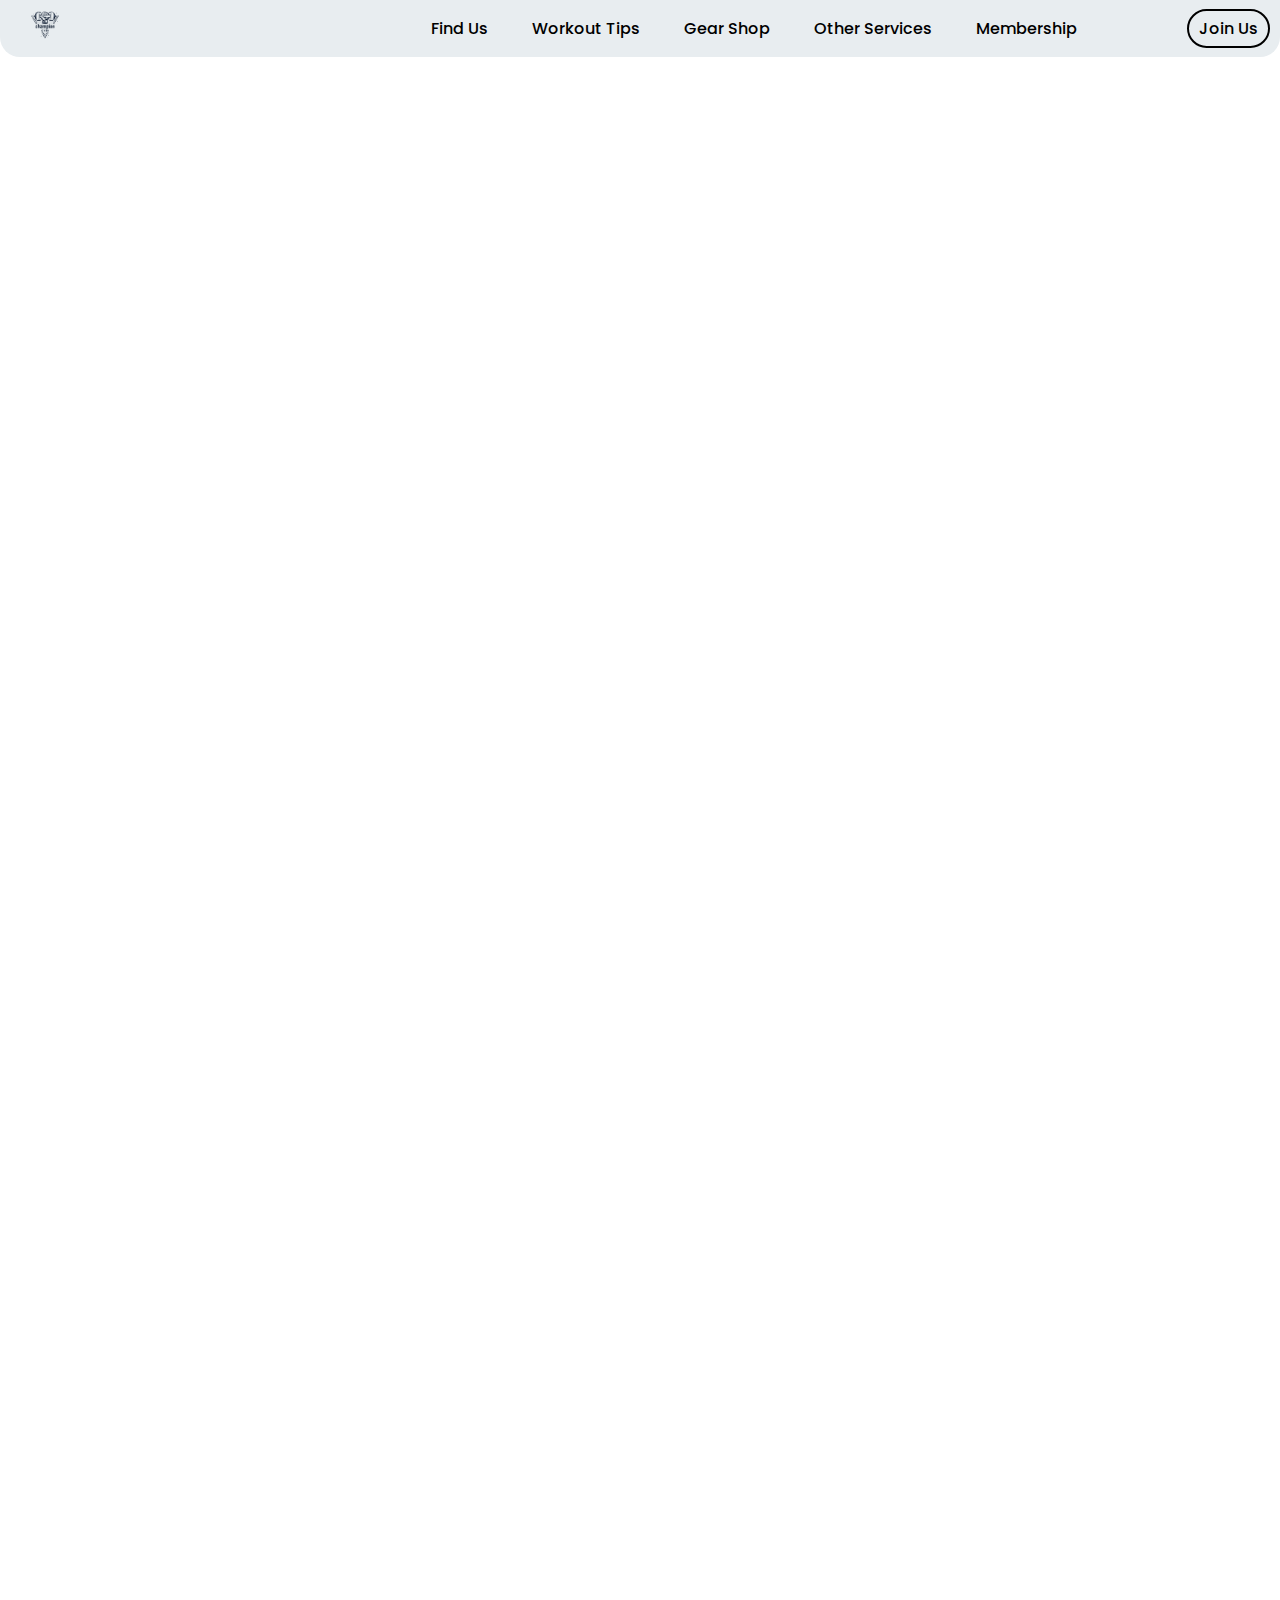
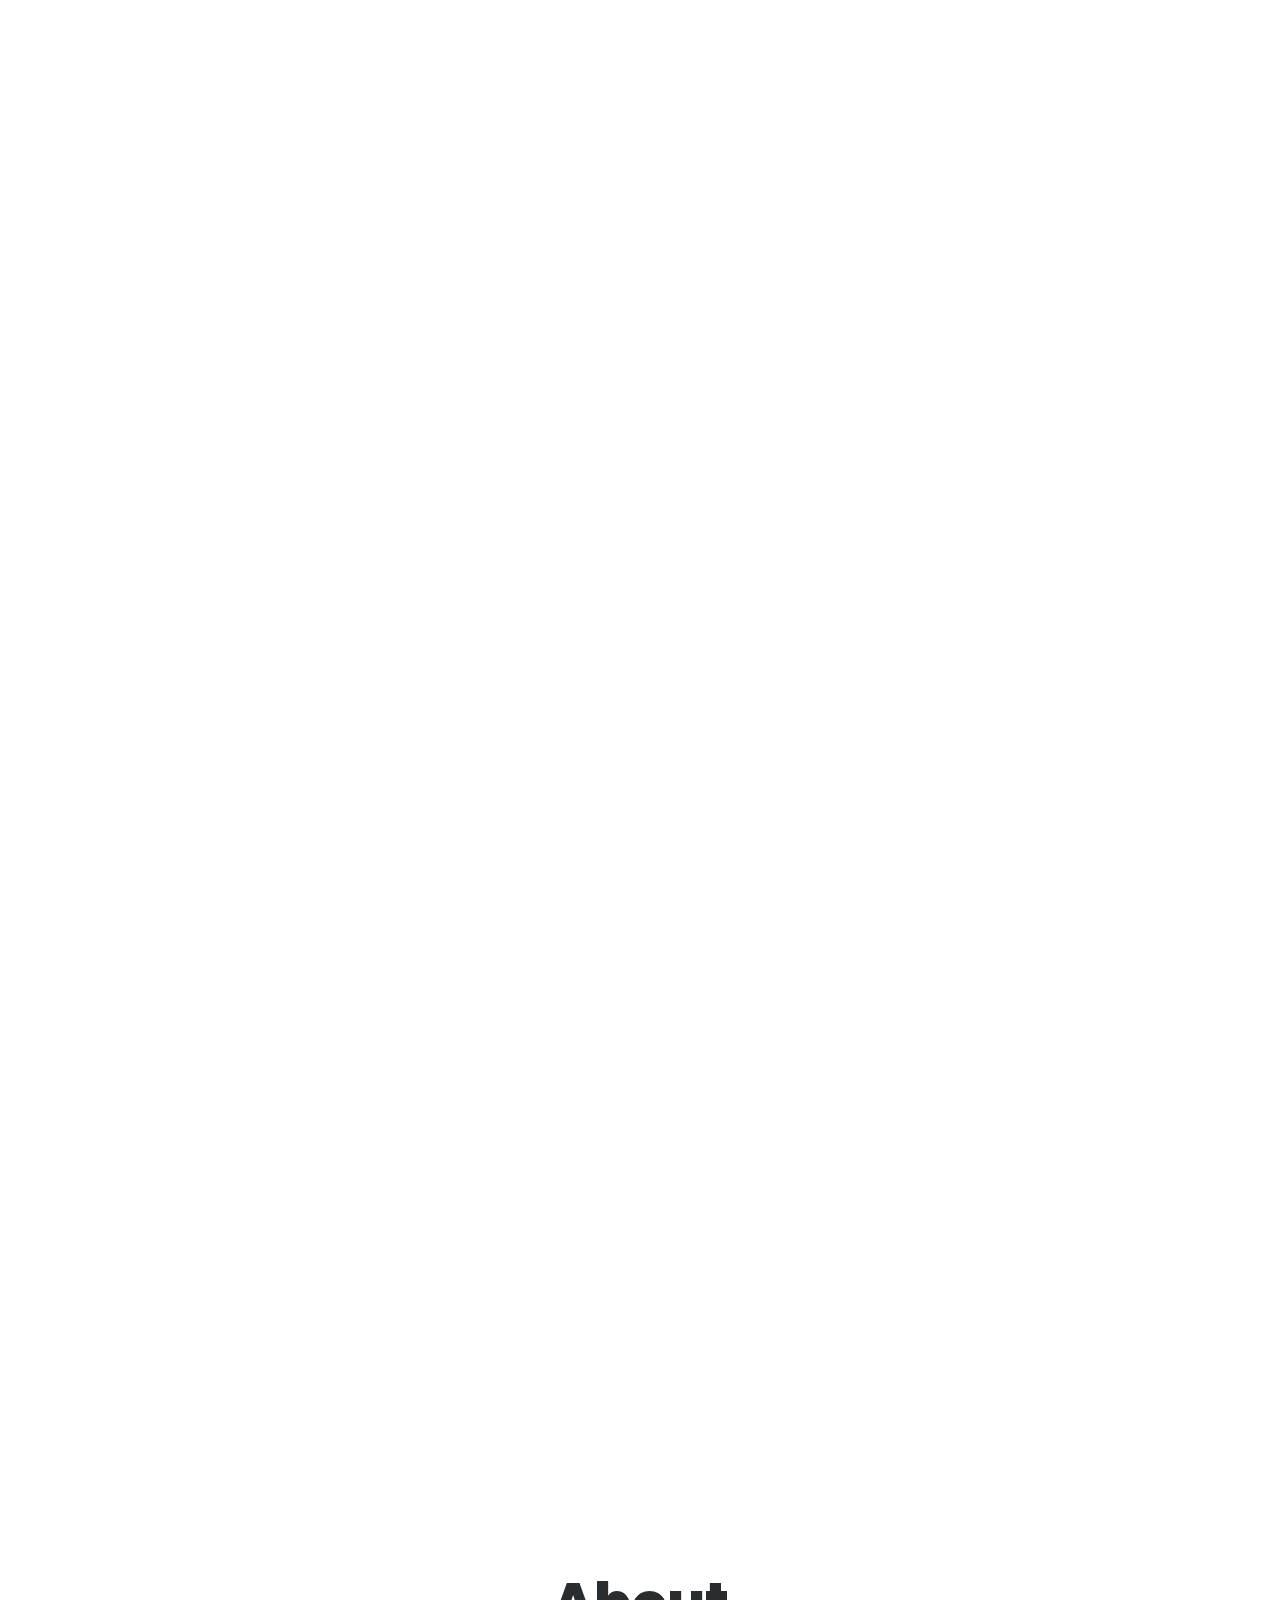
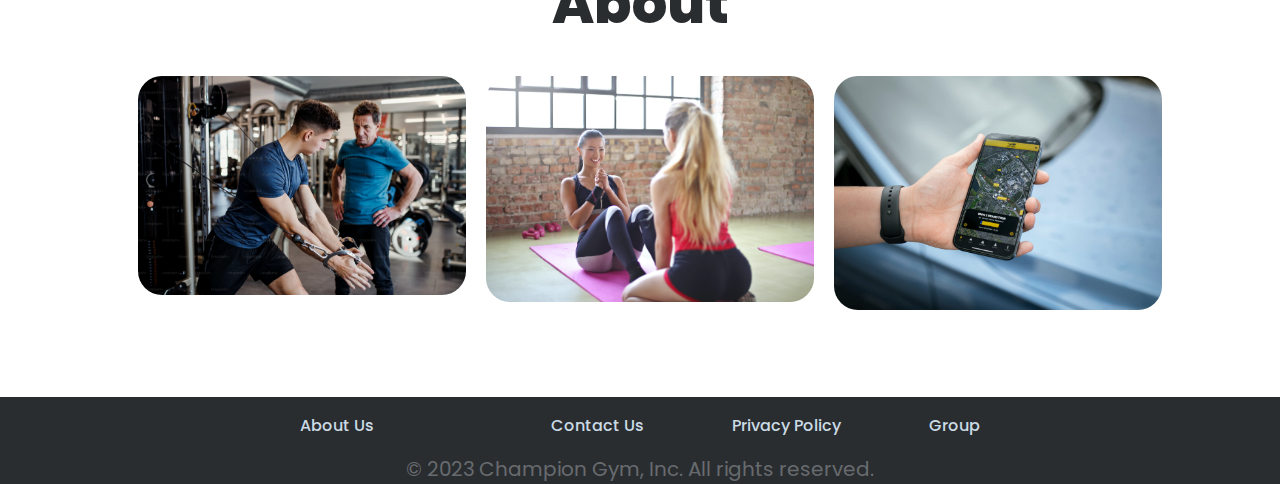
<file: About Us.html>
<!DOCTYPE html>
<html>

<head>
  <title>About Champions Gym | Strength Training Gym
    <img src="images/Logo.png" />
  </title>
  <meta charset="UTF-8" />
  <link rel="stylesheet" href="About Us.css">
  <div class="logo">
  </div>
</head>

<body>
  <Header>
    <a class="logo" href="index.html">
      <img src="images/Logo.png">
    </a>
    <Nav>
      <ul class="nav_links">
        <li><a href="Find Us.html">Find Us</a></li>
        <li><a href="workout.html">Workout Tips</a></li>
        <li><a href="Gear Shop.html">Gear Shop</a></li>
        <li><a href="Other Services.html">Other Services</a></li>
        <li><a href="membership.html">Membership</a></li>
      </ul>
    </Nav>
    <a class="reg" href="Join Us.html"><button>Join Us</button></a>
  </Header>
  <div class="section">
    <div class="test">
      <h1>OUR ORIGIN STORY</h1>
    </div>
    <div>
      <div class="test">
        <h2>A Legacy of Strength</h2>
      </div>
      <div class="top">
        <p>In the early 1960s, one man set out on a mission to change the world by improving people’s lives through
          fitness- and that he did. What started out as a small, single location in Los Angeles, California, has
          exploded to become an iconic, globally recognized gym brand that has fueled the modern fitness industry for
          decades. During this time, Champions Gym has produced some of the most legendary and iconic bodybuilders; has
          shaped and sculpted the Hollywood elite; has inspired millions of workout enthusiasts to lead an active
          lifestyle and transform their bodies; and it has welcomed all who were serious about improving their health
          and fitness.
        <p>Today, Champions Gym is an iconic, globally recognized gym brand with over four decades of experience helping
          people get fit, feel good, and live better. A serious gym for serious workouts, our sprawling gym floor offers
          the best in free weights, cardio equipment and strength training machines. We also offer indoor turf training
          areas, amazing group fitness classes, personal training, wellness and recovery options and more. Please check
          your local Champions Gym for a complete list of amenities.
        <p>Our story is more than 46 years in the making and were continuing to set the bar high when it comes to
          fitness innovation. Even if you’re just starting the first chapter of your personal fitness journey, our
          legendary path to greatness can be an inspiration to you, like it has to so many others. Join us!
        </p>
        </p>
        </p>
      </div>
      <div class="top">
        <h3 class="test4">1960s | Before Champions Gym</h3>
        <p>In the “golden days”, there weren’t many options for working out. But Joe Gold, our founder, had a passion
          for bodybuilding. He found success as a professional “muscleman” and toured with celebrities. Out of
          necessity, he built much of his own training equipment. He would go on to launch an international fitness
          brand while becoming known as the father of bodybuilding.

        </p>
      </div>
      <div class="top">
        <h3 class="test4">1970s | Muscle Beach</h3>
        <p>Chmpions Gym and the modern fitness revolution can be traced back to the glory days of Muscle Beach in Los
          Angeles, California. In 1976, Joe Gold opened a small gym filled with custom-made equipment. Before long,
          Champions Gym was the fitness destination for celebrity bodybuilding greats such as Arnold Schwarzenegger, Lou
          Ferrigno, and Dave Draper.

        </p>
      </div>
      <div class="top">
        <h3 class="test4">1980s | The Fitness Revolution</h3>
        <p>By the early 1980s, Chanpions Gym was firmly established as a global fitness icon. The brand expanded with
          franchise locations across the United States and abroad. The personal fitness revolution was now in full
          swing, fueled in large part by convenient, Champions Gym locations.

        </p>
      </div>
      <div class="top">
        <h3 class="test4">1990s | Rapid Change</h3>
        <p>The 1990s saw a rapid change in the fitness industry. Champions Gym was at the forefront of this change by
          providing cutting-edge equipment, 1-on-1 coaching, and the best workout environments possible. While Joe Gold
          recovered from health issues, Arnold Schwarzenegger spent three years as Champions Gym’s CEO, guiding the
          brand through this time of change.

        </p>
      </div>
      <div class="top">
        <h3 class="test4">2000s | A Rich Legacy</h3>
        <p>Champions Gym continued to grow, with a culture formed by the Muscle Beach lifestyle. Joe Gold passed away in
          2004, leaving behind a rich legacy of fitness excellence. His innovations and his values continue to drive the
          brand today.

        </p>
      </div>
      <div class="top">
        <h3 class="test4">2010s | Seriously Fun Fitness</h3>
        <p>The Cammilleri family acquired the Champions Gym brand and set their sights on bringing seriously fun fitness
          to all corners of the globe. Champions Gym has grown to more than 200 locations across six continents and
          continues to expand. With over 40 years of knowledge and experience, we’re poised to remain a powerful leader
          in the fitness world!

        </p>
      </div>
      <div class="top">
        <h3 class="test4">2022 | The Future is Now</h3>
        <p>After emerging from a global pandemic stronger than ever, Champions Gym holds their first Annual Convention
          in over 3 years, outlining its plans for the future. Focused on setting new trends, with the launch of two new
          gym models, the innovative Studio X and a lifestyle apparel line, Champions Gym has positioned itself to build
          the next generation of legends for the next 46 years and beyond. While our journey continues, your pathway to
          achieve legendary greatness begins right here, right now. Just click the button above to get started.

        </p>
      </div>
    </div>
  </div>
  <div class="container">
    <h2 class="title__container">About</h2>
    <div class="card__container">
      <article class="card__artical">
        <img src="images/premium_photo-1663050901483-ee8703cc8372.webp" alt="image" class="card__image">
        <div class="card__data">
          <span class="card__description">Get Your Certified Personal Trainer</span>
          <h2 class="card__title"><b>PERSONAL TARINING</b></h2>
          <a href="#" class="card__botton">Read More</a>
        </div>
      </article>

      <article class="card__artical">
        <img src="images/photo-1518459031867-a89b944bffe4.webp" alt="image" class="card__image">
        <div class="card__data">
          <span class="card__description">Watch your best Champions Gym workout tips videos</span>
          <h2 class="card__title"><b>WORKOUT TIPS</b></h2>
          <a href="workout.html" class="card__botton">Watch Now</a>
        </div>
      </article>
      <article class="card__artical">
        <img src="images/photo-1625217527288-93919c99650a.webp" alt="image" class="card__image">
        <div class="card__data">
          <span class="card__description">Find your local Champions Gym</span>
          <h2 class="card__title"> <b>CHAMPIONS GYM LOCATIONS</b></h2>
          <a href="#" class="card__botton">Find Now</a>
        </div>
      </article>
    </div>
  </div>
  <footer class="footer">
    <a href="About Us.html">About Us</a> <br>
    <a href="">Contact Us</a>
    <a href="Privacy Policy.html">Privacy Policy</a>
    <a href="Group.html">Group</a>
  </footer>
  <div class="copy">
    <p>© 2023 Champion Gym, Inc. All rights reserved.</p>
  </div>
</body>

</html>
</file>
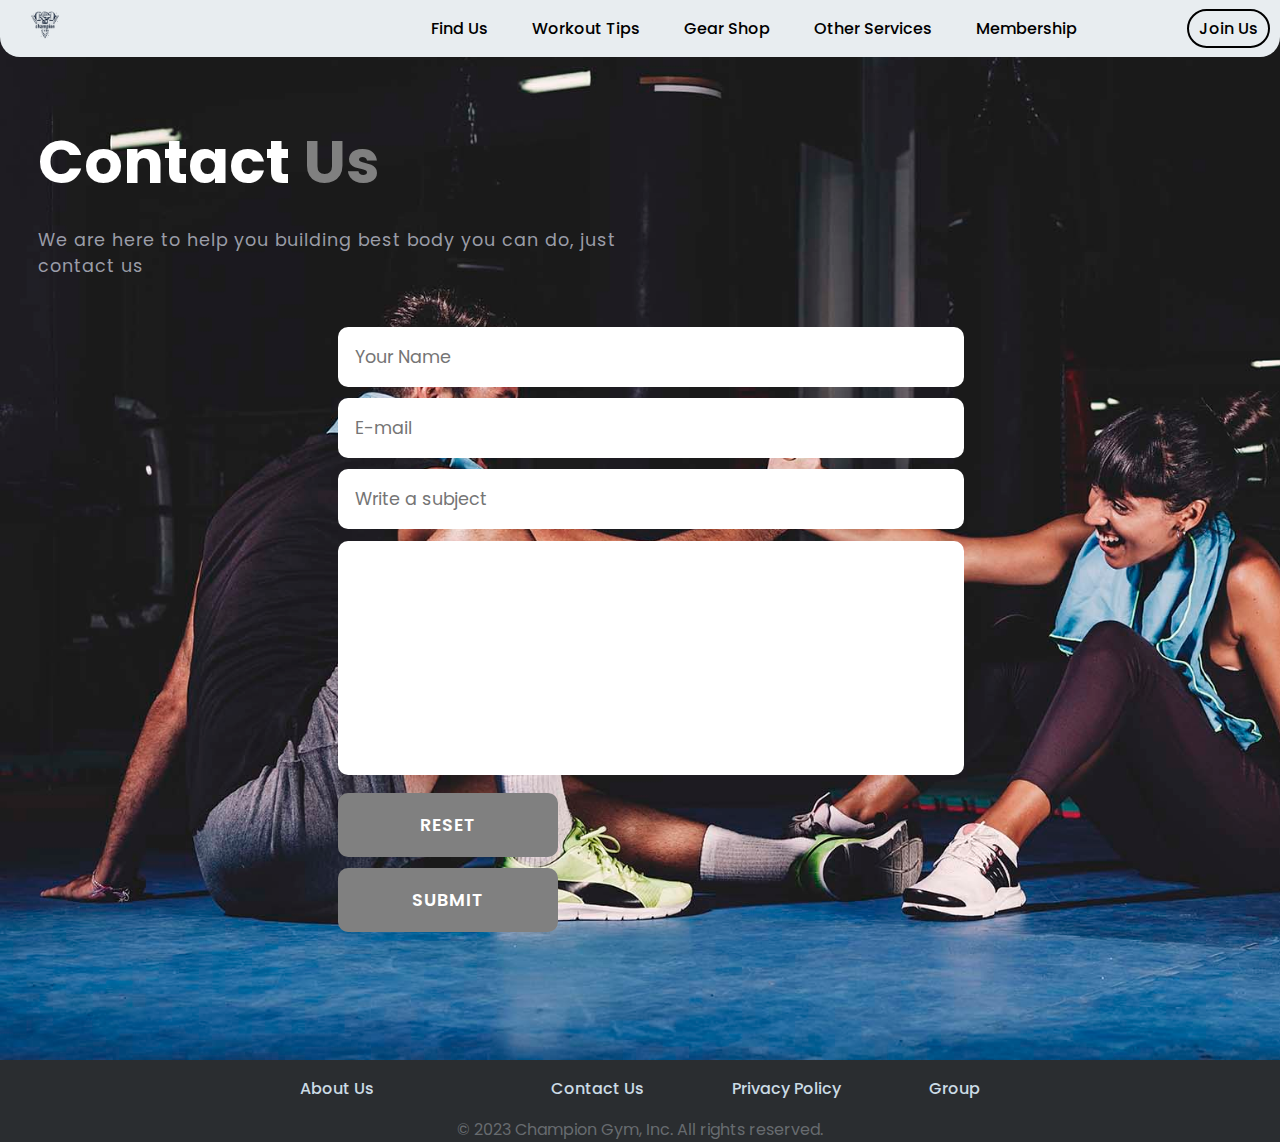
<file: Contact Us.html>
<!DOCTYPE html>

<html lang="en" xmlns="http://www.w3.org/1999/xhtml">

<head>
    <meta charset="utf-8" />
    <meta name="viewport" content="width=device-width, initial-scale=1" />
    <title>Contact Us</title>
    <link rel="stylesheet" type="text/css" href="Contact Us.css" />

    <link rel="preconnect" href="https://fonts.googleapis.com" />
    <link rel="preconnect" href="https://fonts.gstatic.com" crossorigin />
    <link href="https://fonts.googleapis.com/css2" />

</head>

<body>
    <Header>
        <a class="logo" href="index.html">
            <img src="images/Logo.png">
        </a>
        <Nav>
            <ul class="nav_links">
                <li><a href="Find Us.html">Find Us</a></li>
                <li><a href="workout.html">Workout Tips</a></li>
                <li><a href="Gear Shop.html">Gear Shop</a></li>
                <li><a href="Other Services.html">Other Services</a></li>
                <li><a href="membership.html">Membership</a></li>
            </ul>
        </Nav>
        <a class="reg" href="Join Us.html"><button>Join Us</button></a>
    </Header>
    <section class="contact">
        <div class="contact-form">
            <h1> Contact <span style="color: grey;"> Us</span></h1>
            <p>We are here to help you building best body you can do, just contact us </p>
            <form action="">
                <input type="" placeholder="Your Name" required />
                <input type="email" name="email" id="" placeholder="E-mail" required />
                <input type="" placeholder="Write a subject" required />
                <textarea name="" id="" cols="30" rows="10" placeholder="Your message">
                </textarea>
                <input type="reset" name="reset" value="reset" class="btn" />
                <input type="submit" name="submit" value="submit" class="btn" />
            </form>
        </div>
        <!-- <img src="images/hero-bg.jpg" /> -->
        <!-- <div class="contact-img/main,jpg">
        </div> -->
    </section>
    <footer class="footer">
        <a href="About Us.html">About Us</a> <br>
        <a href="Contact Us.html">Contact Us</a>
        <a href="Privacy Policy.html">Privacy Policy</a>
        <a href="Group.html">Group</a>
    </footer>
    <div class="copy">
        <p>© 2023 Champion Gym, Inc. All rights reserved.</p>
    </div>
</body>

</html>
</file>
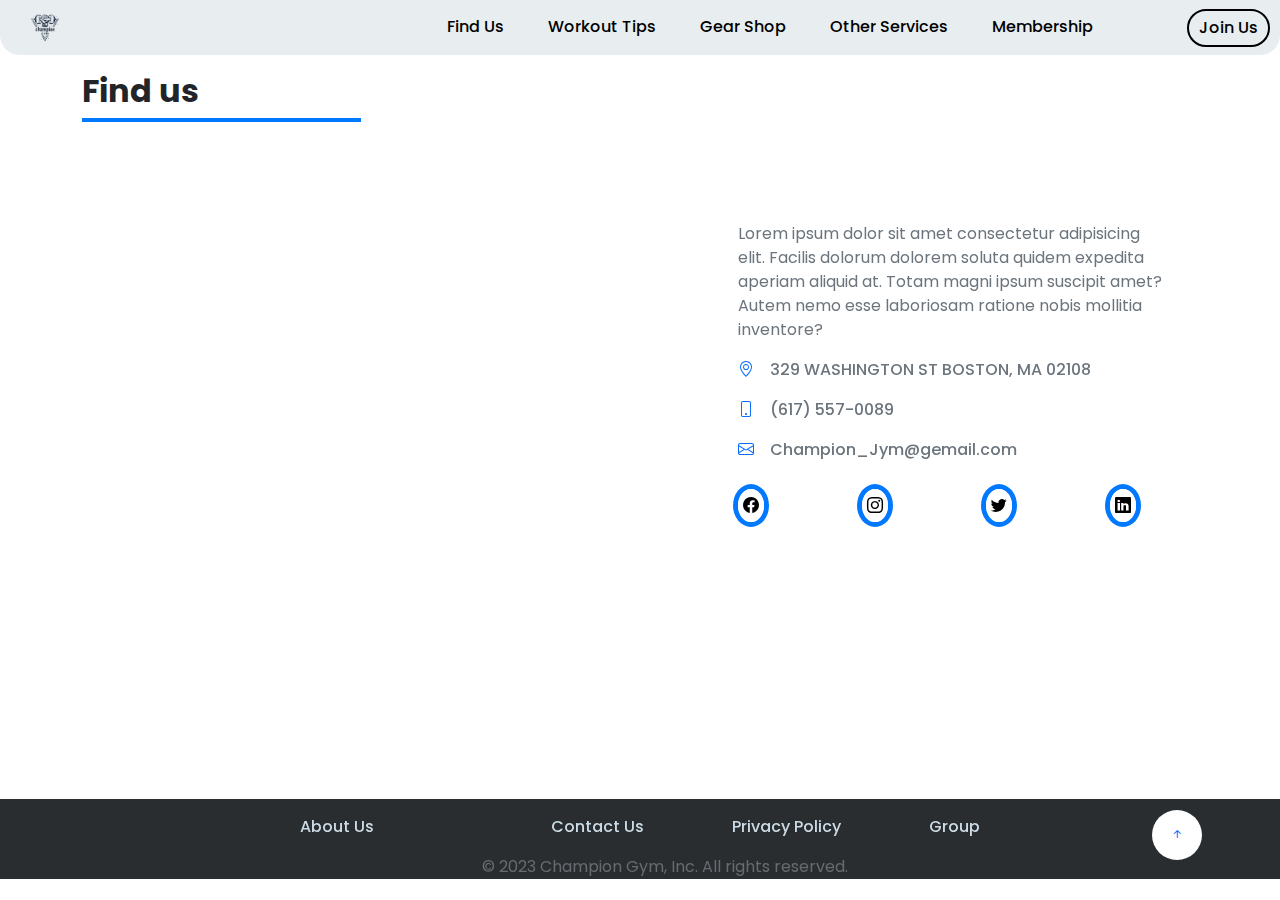
<file: Find Us.html>
<!DOCTYPE html>
<html lang="en">

<head>
  <meta charset="UTF-8">
  <title>Find Us</title>
  <meta charset="UTF-8">
  <meta name="viewport" content="width=device-width, initial-scale=1.0">
  <link rel="stylesheet" href="https://cdnjs.cloudflare.com/ajax/libs/font-awesome/6.0.0/css/all.min.css">
  <link rel="stylesheet" href="css/bootstrap.min.css">
  <link rel="stylesheet" href="https://cdn.jsdelivr.net/npm/bootstrap-icons@1.7.2/font/bootstrap-icons.css">
  <link rel="stylesheet" href="css/style.css">

</head>

<body>
  <Header>
    <a class="logo" href="index.html">
      <img src="images/Logo.png">
    </a>
    <Nav>
      <ul class="nav_links">
        <li><a href="Find Us.html">Find Us</a></li>
        <li><a href="workout.html">Workout Tips</a></li>
        <li><a href="Gear Shop.html">Gear Shop</a></li>
        <li><a href="Other Services.html">Other Services</a></li>
        <li><a href="membership.html">Membership</a></li>
      </ul>
    </Nav>
    <a class="reg" href="Join Us.html"><button>Join Us</button></a>
  </Header>



  <!---------------Start Contact section ------------->
  <section class="contact" id="contact">
    <div class="overlay p-5">
      <div class="container bg-white">
        <h2 class="fw-bold fs-2 pb-2 pt-4">Find us</h2>

        <div class="row">
          <div class="col-lg-6 p-5 ">
            <div class="map">
              <iframe
                src="https://www.google.com/maps/embed?pb=!1m18!1m12!1m3!1d11828.000683707403!2d31.262086977425977!3d29.962622836379506!2m3!1f0!2f0!3f0!3m2!1i1024!2i768!4f13.1!3m3!1m2!1s0x14583873a387bae1%3A0x13706b307af3f4f5!2z2YXYudin2K_ZiiDYrNix2KfZhtivINmF2YjZhA!5e1!3m2!1sar!2seg!4v1613176521631!5m2!1sar!2seg"
                width="600" height="450" frameborder="0" style="border:0;" allowfullscreen=""></iframe>
            </div>
          </div>
          <div class="col-lg-6 p-5">
            <div class="contect pt-5 text-start">
              <p class="text-secondary">Lorem ipsum dolor sit amet consectetur adipisicing elit. Facilis dolorum dolorem
                soluta quidem expedita aperiam aliquid at. Totam magni ipsum suscipit amet? Autem nemo esse laboriosam
                ratione nobis mollitia inventore?</p>
              <ul class="ps-0">
                <li class="text-secondary list-unstyled pb-3"><span class="bi bi-geo-alt  pe-3 text-primary"></span>329
                  WASHINGTON ST BOSTON, MA 02108</li>
                <li class="text-secondary list-unstyled pb-3"><span class="bi bi-phone  pe-3 text-primary"></span>(617)
                  557-0089</li>
                <li class="text-secondary list-unstyled pb-3"><span
                    class="bi bi-envelope  pe-3 text-primary"></span>Champion_Jym@gemail.com</li>
              </ul>
              <ul class="d-flex ps-0">
                <li class=" list list-unstyled pe-5">
                  <span class="bi bi-facebook icon-contact"></span>
                </li class="list list-unstyled pe-5">
                <li class="list list-unstyled pe-5">
                  <span class="bi bi-instagram icon-contact" icon-contact></span>
                </li>
                <li class="list list-unstyled pe-5">
                  <span class="bi bi-twitter icon-contact"></span>
                </li>
                <li class="list list-unstyled pe-5">
                  <span class="bi bi-linkedin icon-contact"></span>
                </li>
              </ul>
            </div>
          </div>
        </div>
      </div>
    </div>
  </section>
  <br>
  <br>
  <br>
  <div class="footer1">

    <footer class="footer">
      <a href="About Us.html">About Us</a> <br>
      <a href=".html">Contact Us</a>
      <a href="Privacy Policy.html">Privacy Policy</a>
      <a href="Group.html">Group</a>
    </footer>
    <div class="copy">
      <p>© 2023 Champion Gym, Inc. All rights reserved.</p>
    </div>
  </div>

  <!---------------End Footer section ------------->
  <a href="#"
    class="back-to-top position-fixed text-primary  bg-white rounded-circle d-flex align-items-center justify-content-center active"><i
      class="bi bi-arrow-up-short"></i></a>
  <script src="js/bootstrap.bundle.min.js"></script>
</body>

</html>
</file>
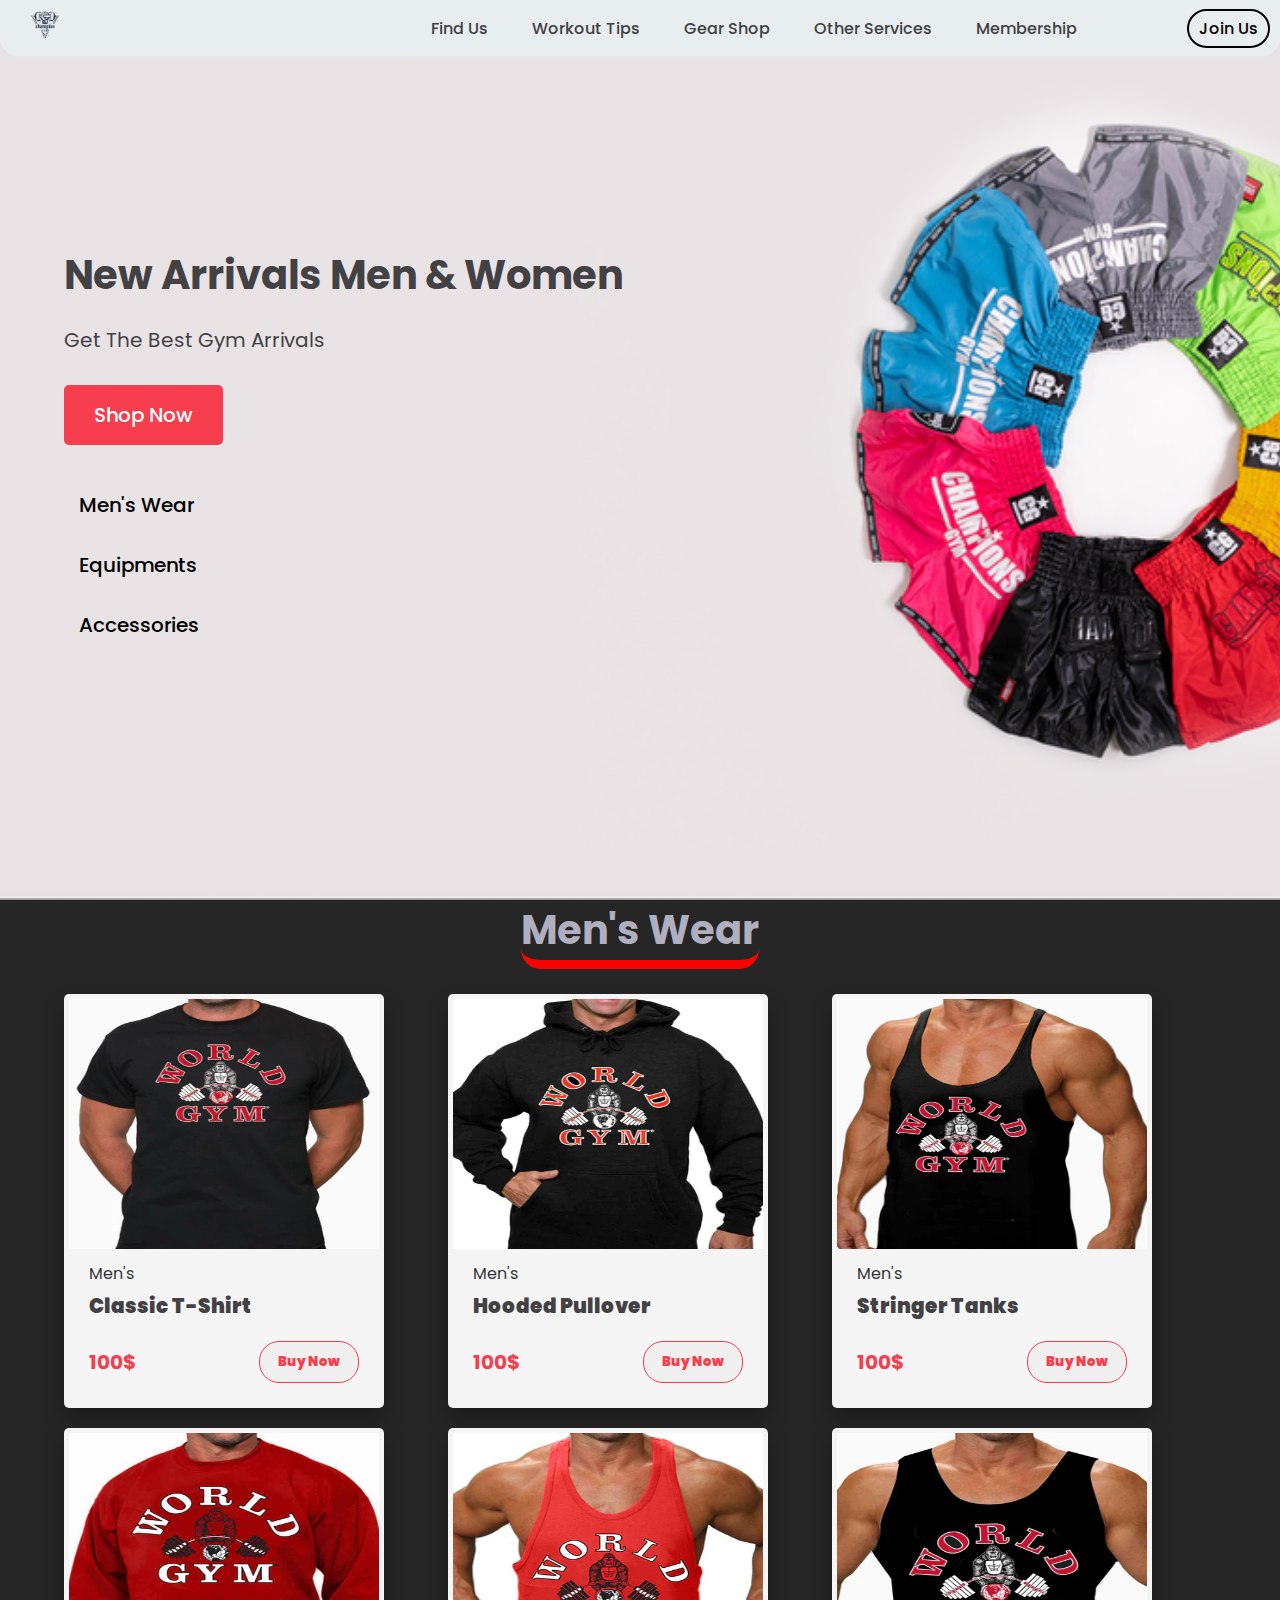
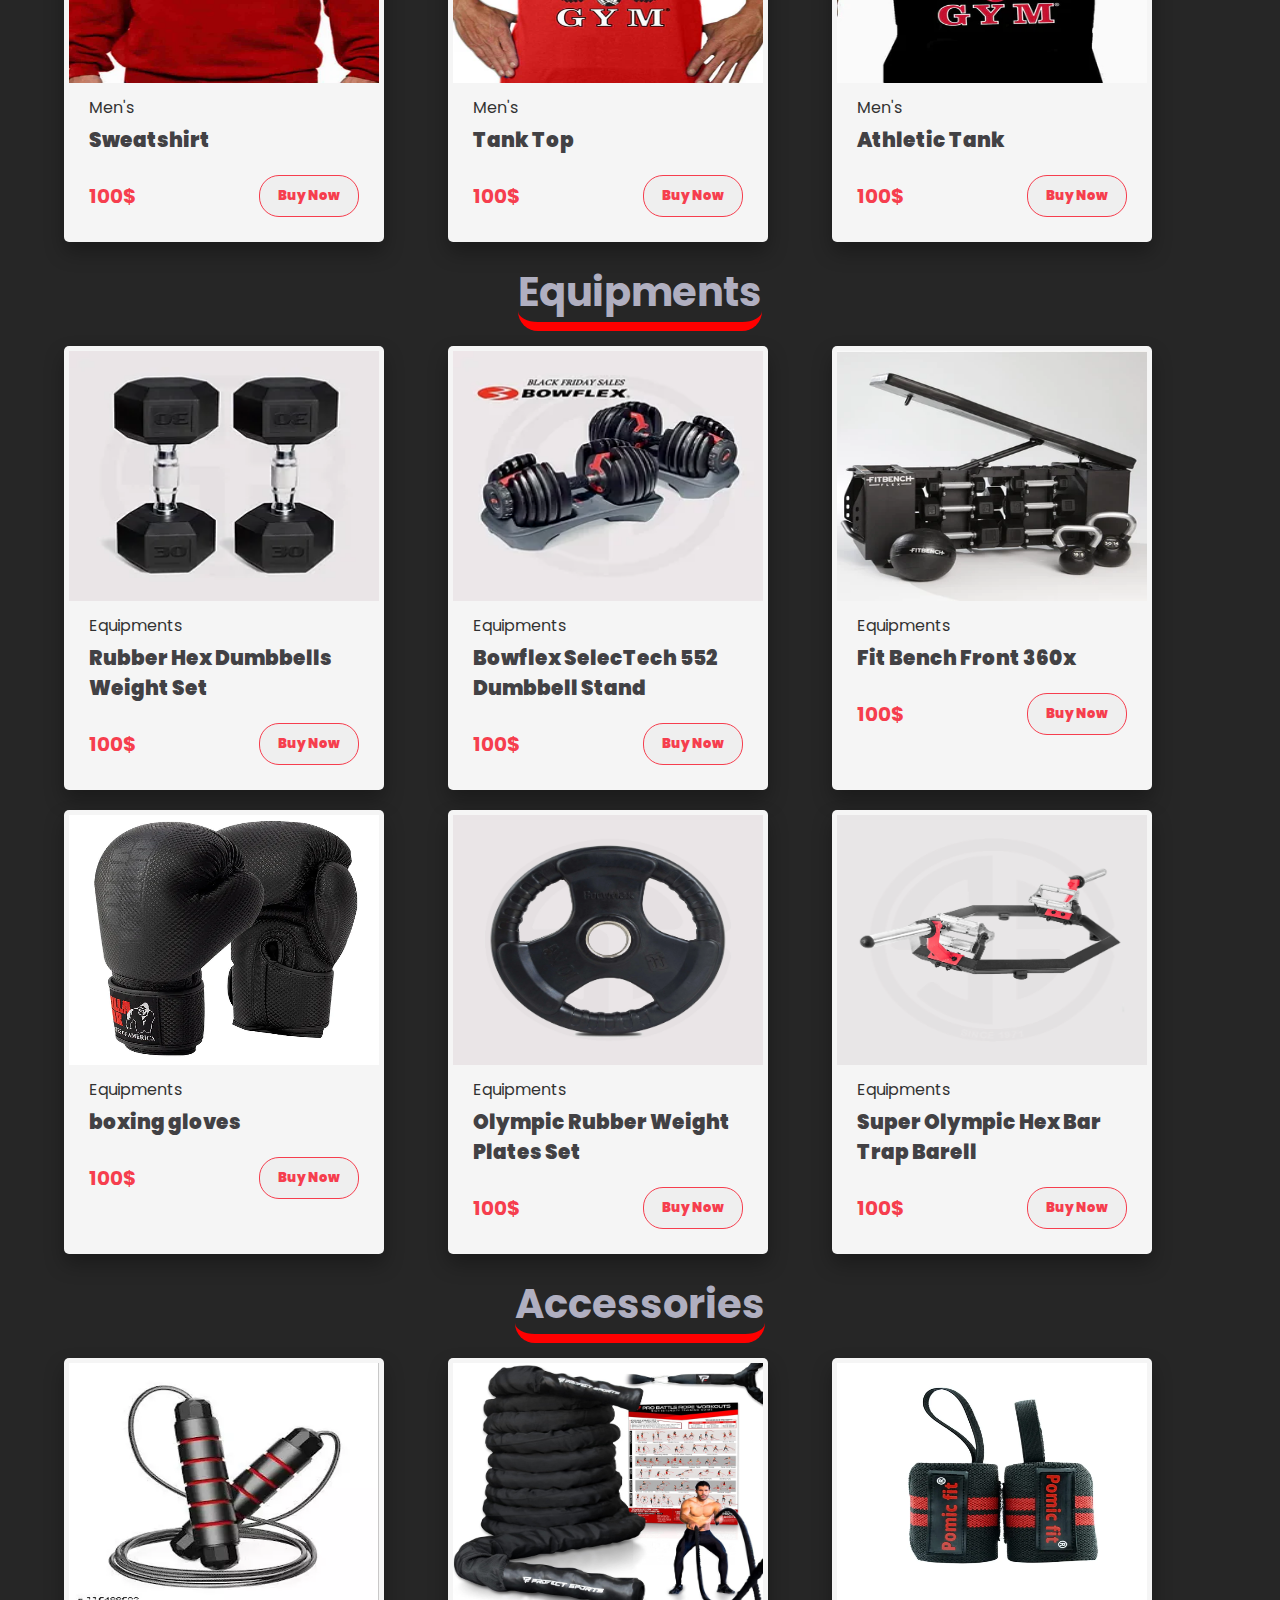
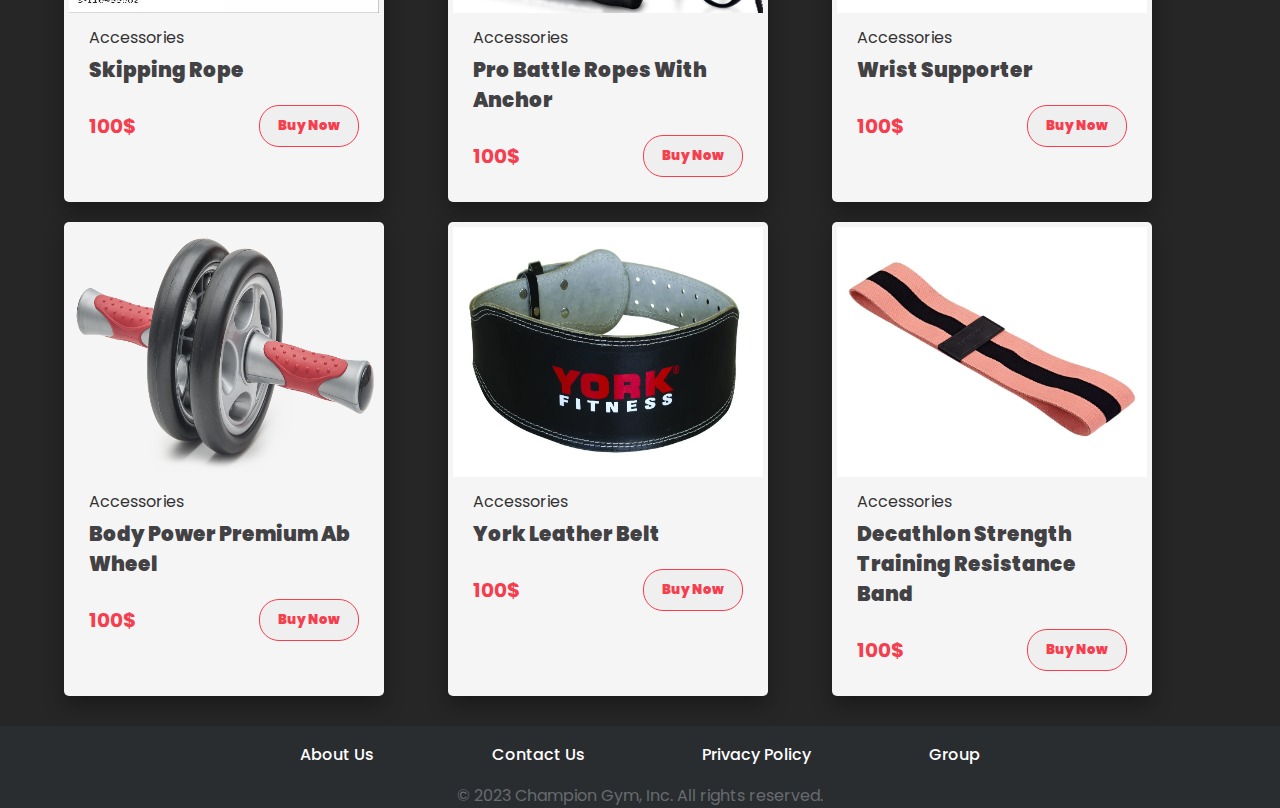
<file: Gear Shop.html>
<!DOCTYPE html>
<html lang="en">
<head>
  <meta charset="UTF-8">
  <meta name="viewport" content="width=device-width, initial-scale=1.0">
  <title>Gear Shop</title>
  <link href="Gear Shop.css" rel="stylesheet">
</head>
<body>
  <Header>
    <a class="logo" href="index.html">
        <img src="images/Logo.png">
    </a>
    <Nav>
        <ul class="nav_links">
            <li><a href="Find Us.html">Find Us</a></li>
            <li><a href="workout.html">Workout Tips</a></li>
            <li><a href="Gear Shop.html">Gear Shop</a></li>
            <li><a href="Other Services.html">Other Services</a></li>
            <li><a href="membership.html">Membership</a></li>
        </ul>
    </Nav>
        <a class="reg" href="Join Us.html"><button>Join Us</button></a>
</Header>

  <section class="content">
    <h1>New Arrivals Men & Women</h1>
    <p>Get The Best Gym Arrivals</p>
    <button>Shop Now</a></button>
    <div class="categories">
      <a href="#men's">Men's Wear</a>
      <a href="#equipments">Equipments</a>
      <a href="#accessories">Accessories</a>
    </div>
    </section>

  

  <h1 id="men's" class="pheading">Men's Wear</h1>
  
  <section id="sec" class="sec">
    <div class="products">

      <!-- Card Start -->
      <div class="card">
        <div class="img"><img src="images/World Gym Classic T-Shirt.webp"></div>
        <div class="desc">Men's</div>
        <div class="title">Classic T-Shirt</div>
        <div class="box">
          <div class="price">100$</div>
          <button class="btn">Buy Now</button>
      </div>
        </div>
      <!-- Card End -->

      <!-- Card Start -->
      <div class="card">
        <div class="img"><img src="images/World Gym Hooded Pullover.webp"></div>
        <div class="desc">Men's</div>
        <div class="title">Hooded Pullover</div>
        <div class="box">
        <div class="price">100$</div>
          <button class="btn">Buy Now</button>
        </div>
      </div>
      <!-- Card End -->

      <!-- Card Start -->
      <div class="card">
        <div class="img"><img src="images/World Gym Stringer Tanks.webp"></div>
        <div class="desc">Men's</div>
        <div class="title">Stringer Tanks</div>
        <div class="box">
        <div class="price">100$</div>
          <button class="btn">Buy Now</button>
        </div>
      </div>
      <!-- Card End -->

      <!-- Card Start -->
      <div class="card">
        <div class="img"><img src="images/World Gym Sweatshirt.webp"></div>
        <div class="desc">Men's</div>
        <div class="title">Sweatshirt</div>
        <div class="box">
        <div class="price">100$</div>
          <button class="btn">Buy Now</button>
        </div>
      </div>
      <!-- Card End -->

      <!-- Card Start -->
      <div class="card">
        <div class="img"><img src="images/World Gym Tank Top.webp"></div>
        <div class="desc">Men's</div>
        <div class="title">Tank Top</div>
        <div class="box">
        <div class="price">100$</div>
          <button class="btn">Buy Now</button>
        </div>
      </div>
      <!-- Card End -->
      
      <!-- Card Start -->
      <div class="card">
        <div class="img"><img src="images/Athletic Tank.webp"></div>
        <div class="desc">Men's</div>
        <div class="title">Athletic Tank</div>
        <div class="box">
        <div class="price">100$</div>
          <button class="btn">Buy Now</button>
        </div>
      </div>

      <br>
      <h1 id="equipments" class="pheading">Equipments</h1>
      <br>


      <!-- Card Start -->
      <div class="card">
        <div class="img"><img src="images/Rubber Hex Dumbbells Weight Set.webp"></div>
        <div class="desc">Equipments</div>
        <div class="title">Rubber Hex Dumbbells Weight Set</div>
        <div class="box">
        <div class="price">100$</div>
          <button class="btn">Buy Now</button>
        </div>
      </div>
      <!-- Card End -->

      <!-- Card Start -->
      <div class="card">
        <div class="img"><img src="images/Bowflex SelecTech 552 Dumbbell Stand.webp"></div>
        <div class="desc">Equipments</div>
        <div class="title">Bowflex SelecTech 552 Dumbbell Stand</div>
        <div class="box">
        <div class="price">100$</div>
          <button class="btn">Buy Now</button>
        </div>
      </div>
      <!-- Card End -->

      <!-- Card Start -->
      <div class="card">
        <div class="img"><img src="images/FitBenchFront_360x.webp"></div>
        <div class="desc">Equipments</div>
        <div class="title">Fit Bench Front 360x</div>
        <div class="box">
        <div class="price">100$</div>
          <button class="btn">Buy Now</button>
        </div>
      </div>
      <!-- Card End -->

      <!-- Card Start -->
      <div class="card">
        <div class="img"><img src="images/boxing gloves.jpg"></div>
        <div class="desc">Equipments</div>
        <div class="title">boxing gloves</div>
        <div class="box">
        <div class="price">100$</div>
          <button class="btn">Buy Now</button>
        </div>
      </div>
      <!-- Card End -->

      <!-- Card Start -->
      <div class="card">
        <div class="img"><img src="images/Olympic Rubber Weight Plates Set.webp"></div>
        <div class="desc">Equipments</div>
        <div class="title">Olympic Rubber Weight Plates Set</div>
        <div class="box">
        <div class="price">100$</div>
          <button class="btn">Buy Now</button>
        </div>
      </div>
      <!-- Card End -->

      <!-- Card Start -->
      <div class="card">
        <div class="img"><img src="images/Super Olympic Hex Bar Trap Barell, Trap Bar Deadlifts.webp"></div>
        <div class="desc">Equipments</div>
        <div class="title">Super Olympic Hex Bar Trap Barell</div>
        <div class="box">
        <div class="price">100$</div>
          <button class="btn">Buy Now</button>
        </div>
      </div>
      <!-- Card End -->
  <br>
  <h1 id="accessories" class="pheading">Accessories</h1>
  <br>

<!-- Card Start -->
<div class="card">
  <div class="img"><img src="images/Skipping Rope.webp"></div>
  <div class="desc">Accessories</div>
  <div class="title">Skipping Rope</div>
  <div class="box">
  <div class="price">100$</div>
    <button class="btn">Buy Now</button>
  </div>
</div>
<!-- Card End -->

<!-- Card Start -->
<div class="card">
  <div class="img"><img src="images/Pro Battle Ropes With Anchor.jpg"></div>
  <div class="desc">Accessories</div>
  <div class="title">Pro Battle Ropes With Anchor</div>
  <div class="box">
  <div class="price">100$</div>
    <button class="btn">Buy Now</button>
  </div>
</div>
<!-- Card End -->

<!-- Card Start -->
<div class="card">
  <div class="img"><img src="images/Wrist Supporter.jpg"></div>
  <div class="desc">Accessories</div>
  <div class="title">Wrist Supporter</div>
  <div class="box">
  <div class="price">100$</div>
    <button class="btn">Buy Now</button>
  </div>
</div>
<!-- Card End -->

<!-- Card Start -->
<div class="card">
  <div class="img"><img src="images/Body Power Premium Ab Wheel.webp"></div>
  <div class="desc">Accessories</div>
  <div class="title">Body Power Premium Ab Wheel</div>
  <div class="box">
  <div class="price">100$</div>
    <button class="btn">Buy Now</button>
  </div>
</div>
<!-- Card End -->

<!-- Card Start -->
<div class="card">
  <div class="img"><img src="images/York Leather Belt.webp"></div>
  <div class="desc">Accessories</div>
  <div class="title">York Leather Belt</div>
  <div class="box">
  <div class="price">100$</div>
    <button class="btn">Buy Now</button>
  </div>
</div>
<!-- Card End -->

<!-- Card Start -->
<div class="card">
  <div class="img"><img src="images/Decathlon Strength Training Resistance Band.webp"></div>
  <div class="desc">Accessories</div>
  <div class="title">Decathlon Strength Training Resistance Band</div>
  <div class="box">
  <div class="price">100$</div>
    <button class="btn">Buy Now</button>
  </div>
</div>
<!-- Card End -->

  

</div>
  

  </section>

  <footer class="footer">
    <a href="About Us.html">About Us</a>
    <a href="C.html">Contact Us</a>
    <a href="Privacy Policy.html">Privacy Policy</a>
    <a href="Group.html">Group</a>
  </footer>

  <div class="copy">
    <p>© 2023 Champion Gym, Inc. All rights reserved.</p>
  </div>
</body>
</html>
</file>
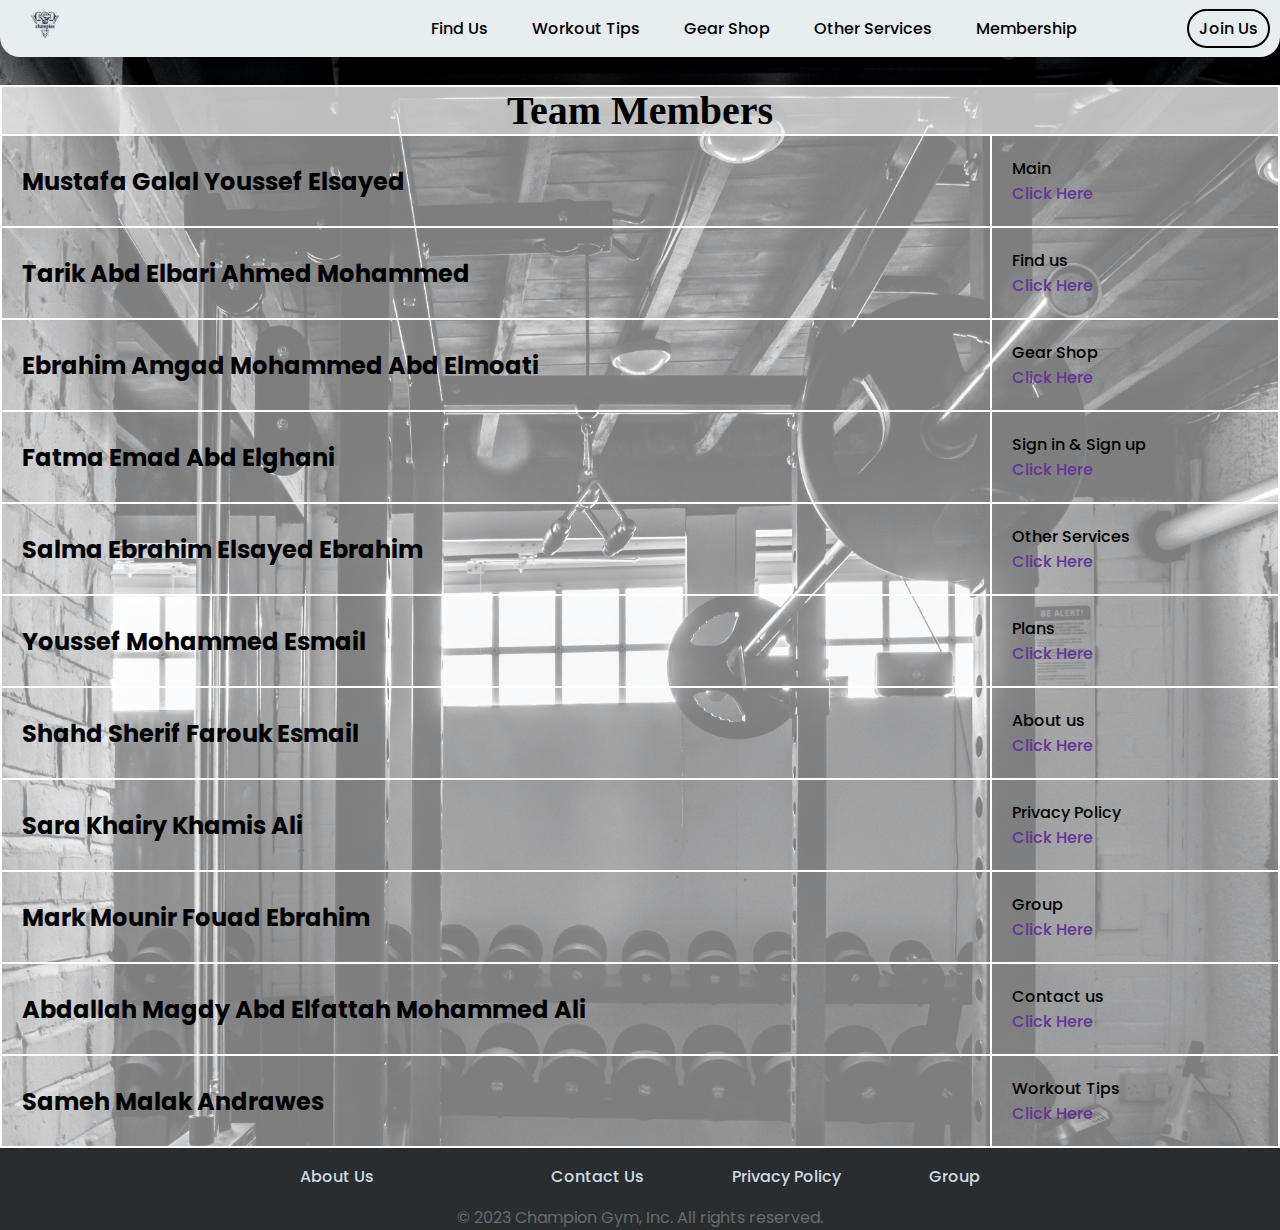
<file: Group.html>
<!DOCTYPE html>
<html>
    <head>
        <meta charset="UTF-8">
        <title>
            Team Members
        </title>
        <link rel="stylesheet" href="Group.css">
    </head>
    <body>
        <Header>
            <a class="logo" href="index.html">
                <img src="images/Logo.png">
            </a>
            <Nav>
                <ul class="nav_links">
                    <li><a href="Find Us.html">Find Us</a></li>
                    <li><a href="workout.html">Workout Tips</a></li>
                    <li><a href="Gear Shop.html">Gear Shop</a></li>
                    <li><a href="Other Services.html">Other Services</a></li>
                    <li><a href="membership.html">Membership</a></li>
                </ul>
            </Nav>
                <a class="reg" href="Join Us.html"><button>Join Us</button></a>
        </Header>
        <br>
    <table>
        <thead>

            <tr>
                 <th colspan="3" >
                    <h1>Team Members</h1>
                  <div></th>
            </tr>
        </thead>
        <tbody>
            <tr>
                <td> 
                    <h2>Mustafa Galal Youssef Elsayed</h2>
                </td>
                 <td>
                    <h3>
                        <ul>
                            <li>Main</li>
                            <li><a href="index.html" target="_blank">Click Here</a></li>
                        </ul>
                    </h3>
                </td>
            </tr>
            <tr>
                <td> 
                    <h2>Tarik Abd Elbari Ahmed Mohammed</h2>
                </td>
                 <td>
                    <h3>
                        <ul>
                            <li>Find us</li>
                            <li><a href="Find Us.html" target="_blank">Click Here</a></li>
                        </ul>
                    </h3>
                </td>
            </tr>
            <tr>
                <td> 
                    <h2>Ebrahim Amgad Mohammed Abd Elmoati</h2>
                </td>
                 <td>
                    <h3>
                        <ul>
                            <li>Gear Shop</li>
                            <li><a href="Gear Shop.html" target="_blank">Click Here</a></li>
                        </ul>
                    </h3>
                </td>
            </tr>
            <tr>
                <td> 
                    <h2>Fatma Emad Abd Elghani</h2>
                </td>
                 <td>
                    <h3>
                        <ul>
                            <li>Sign in & Sign up</li>
                            <li><a href="Join Us.html" target="_blank">Click Here</a></li>
                        </ul>
                    </h3>
                </td>
            </tr>
            <tr>
                <td> 
                    <h2>Salma Ebrahim Elsayed Ebrahim</h2>
                </td>
                 <td>
                    <h3>
                        <ul>
                            <li>Other Services</li>
                            <li><a href="Other Services.html" target="_blank">Click Here</a></li>
                        </ul>
                    </h3>
                </td>
            </tr>
            <tr>
                <td> 
                    <h2>Youssef Mohammed Esmail</h2>
                </td>
                 <td>
                    <h3>
                        <ul>
                            <li>Plans</li>
                            <li><a href="membership.html" target="_blank">Click Here</a></li>
                        </ul>
                    </h3>
                </td>
            </tr>
            <tr>
                <td> 
                    <h2>Shahd Sherif Farouk Esmail</h2>
                </td>
                 <td>
                    <h3>
                        <ul>
                            <li>About us</li>
                            <li><a href="About Us.html" target="_blank">Click Here</a></li>
                        </ul>
                    </h3>
                </td>
            </tr>
            <tr>
                <td> 
                    <h2>Sara Khairy Khamis Ali</h2>
                </td>
                 <td>
                    <h3>
                        <ul>
                            <li>Privacy Policy</li>
                            <li><a href="Privacy Policy.html" target="_blank">Click Here</a></li>
                        </ul>
                    </h3>
                </td>
            </tr>
            <tr>
                <td> 
                    <h2>Mark Mounir Fouad Ebrahim</h2>
                </td>
                 <td>
                    <h3>
                        <ul>
                            <li>Group</li>
                            <li><a href="Group.html" target="_blank">Click Here</a></li>
                        </ul>
                    </h3>
                </td>
            </tr>
            
            <tr>
                <td> 
                    <h2>Abdallah Magdy Abd Elfattah Mohammed Ali</h2>
                </td>
                 <td>
                    <h3>
                        <ul>
                            <li>Contact us</li>
                            <li><a href="Contact Us.html" target="_blank">Click Here</a></li>
                        </ul>
                    </h3>
                </td>
            </tr>
            <tr>
                <td> 
                    <h2>Sameh Malak Andrawes</h2>
                </td>
                 <td>
                    <h3>
                        <ul>
                            <li>Workout Tips</li>
                            <li><a href="workout.html" target="_blank">Click Here</a></li>
                        </ul>
                    </h3>
                </td>
            </tr>
        </tbody>
    </table>
    <footer class="footer">
        <a href="About Us.html">About Us</a> <br>
    <a href="contactus.html">Contact Us</a>
    <a href="Privacy Policy.html">Privacy Policy</a>
        <a href="Group.html">Group</a>
    </footer>
    <div class="copy">
    <p>© 2023 Champion Gym, Inc. All rights reserved.</p>
    </div>
    </body>
</html>
</file>
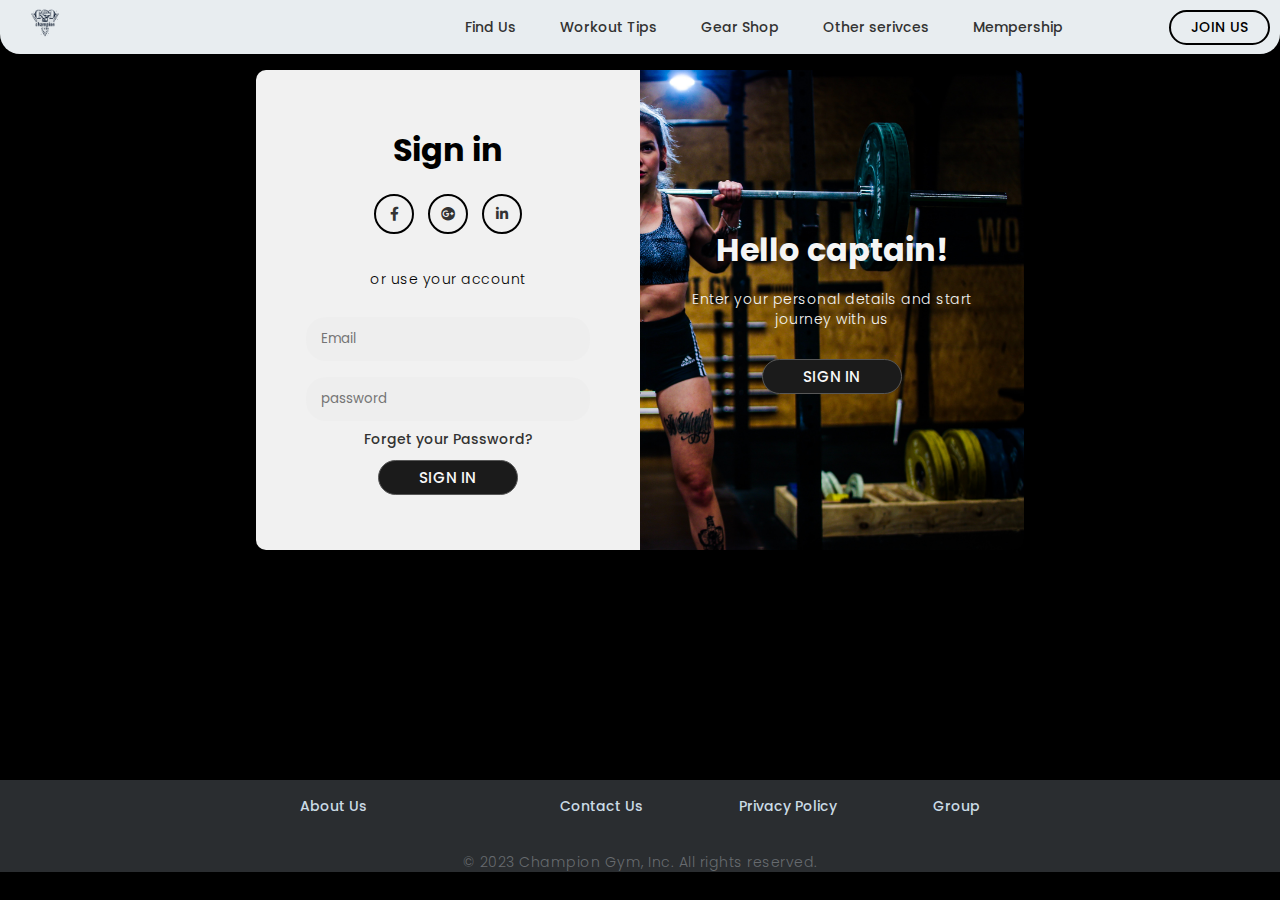
<file: Join Us.html>
<!DOCTYPE html>
<html lang="en">
<head>
    <link rel="stylesheet" type="text/css" href="Join Us.css">
    <link rel="stylesheet" type="text/css" href="https://cdnjs.cloudflare.com/ajax/libs/font-awesome/6.0.0/css/all.min.css">
    <title>Join Us</title>
</head>


<body>
    <Header>
        <a class="logo" href="index.html">
            <img src="images/Logo.png">
        </a>
        <Nav>
            <ul class="nav_links">
                <li><a href="Find Us.html">Find Us</a></li>
                <li><a href="workout.html">Workout Tips</a></li>
                <li><a href="Gear Shop.html">Gear Shop</a></li>
                <li><a href="Other Services.html">Other serivces</a></li>
                <li><a href="membership.html">Mempership</a></li>
            </ul>
        </Nav>
            <a class="reg" href="Join Us.html"><button>Join Us</button></a>
    </Header>



    <Section class="sec">
        <div class="container" id="main">
            <Div class="sign-up">
                <form action="#">
                    <h1>Create account</h1>
                    <div class="social-container">
                    <a href="#" class="social"><i class="fab fa-facebook-f"></i></a>
                    <a href="#" class="social"><i class="fab fa-google-plus"></i></a>
                    <a href="#" class="social"><i class="fab fa-linkedin-in"></i></a>
                    </div>
                    <p>or use your email</p>
                    <input type="text" name="txt" placeholder="name" required="">
                    <input type="email" name="txt" placeholder="Email" required="">
                    <input type="password" name="txt" placeholder="password" required="">
                    <button>Sign up</button>
                </form>
            </Div>
    
            <Div class="sign-in">
                <form action="#">
                    <h1>Sign in</h1>
                    <div class="social-container">
                    <a href="#" class="social"><i class="fab fa-facebook-f"></i></a>
                    <a href="#" class="social"><i class="fab fa-google-plus"></i></a>
                    <a href="#" class="social"><i class="fab fa-linkedin-in"></i></a>
                    </div>
                    <p>or use your account</p>
                    <input type="Email" name="txt" placeholder="Email" required="">
                    <input type="password" name="txt" placeholder="password" required="">
                    <a href="#">Forget your Password?</a>
                    <button>Sign in</button>
                </form>
            </div>
    
    
            <div class="overlay-container">
             <div class="overlay">
                <div class="overlay-left">
                    <h1>Wellcome back captain! </h1>
                    <p>To keep connected with us , please login with your personal info</p>
                    <button id="signin">Sign in</button>
                </div>
    
            <div class="overlay-right">
                <h1>Hello captain! </h1>
                <p>Enter your personal details and start journey with us</p>
                <button id="signup">Sign in</button>
           </div>
            
    
             </div>
            </div>
        </div>
    </Section>
    <div class="footer1">
    <footer class="footer">
        <a href="About Us.html">About Us</a> <br />
        <a href="">Contact Us</a>
        <a href="Privacy Policy.html">Privacy Policy</a>
        <a href="Group.html">Group</a>
    </footer>
    <div class="copy">
      <p>© 2023 Champion Gym, Inc. All rights reserved.</p>
    </div>
</div>
 <script type="text/javascript">
const signupButton = document.getElementById('signup')
const signinButton = document.getElementById('signin')
const main = document.getElementById('main')
signupButton.addEventListener('click' ,() => {
main.classList.add("right-panal-active");    
});
signinButton.addEventListener('click' ,() => {
main.classList.remove("right-panal-active");    
});

 </script>   
</body>
</html>
</file>
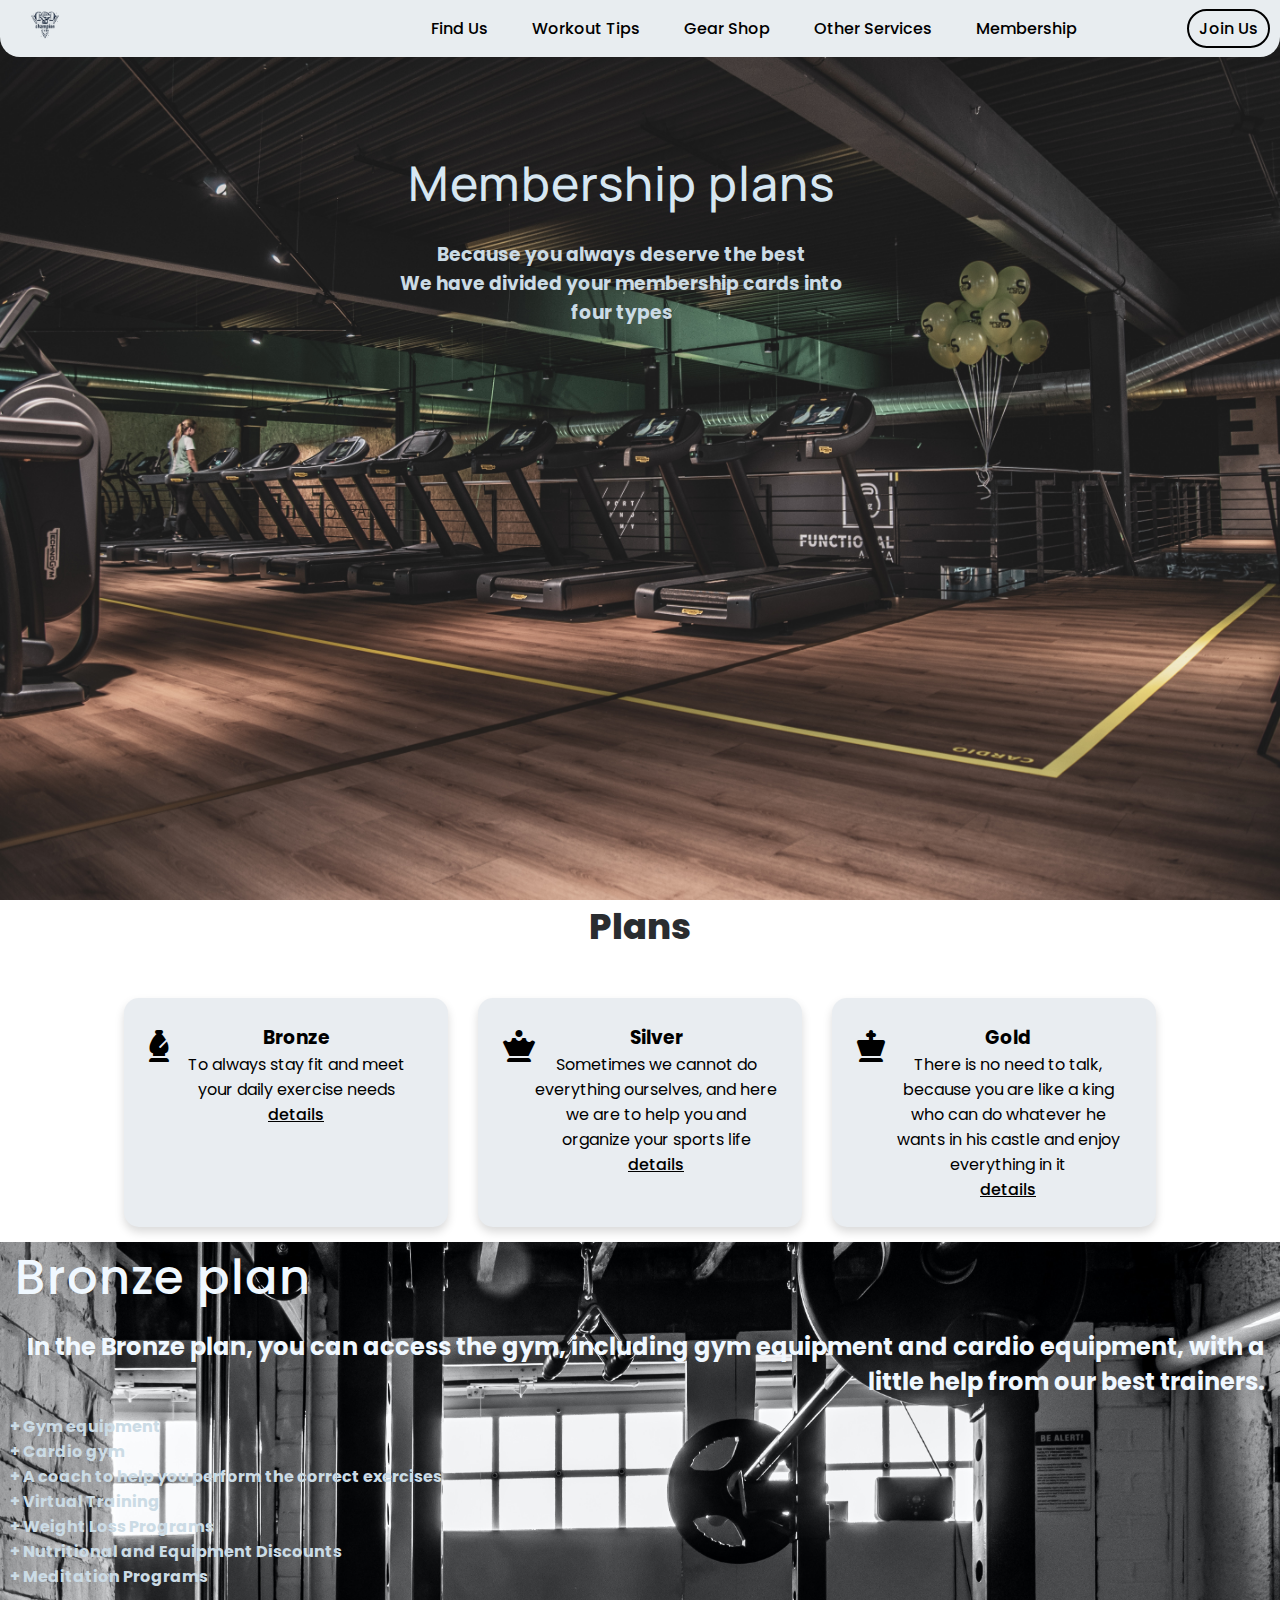
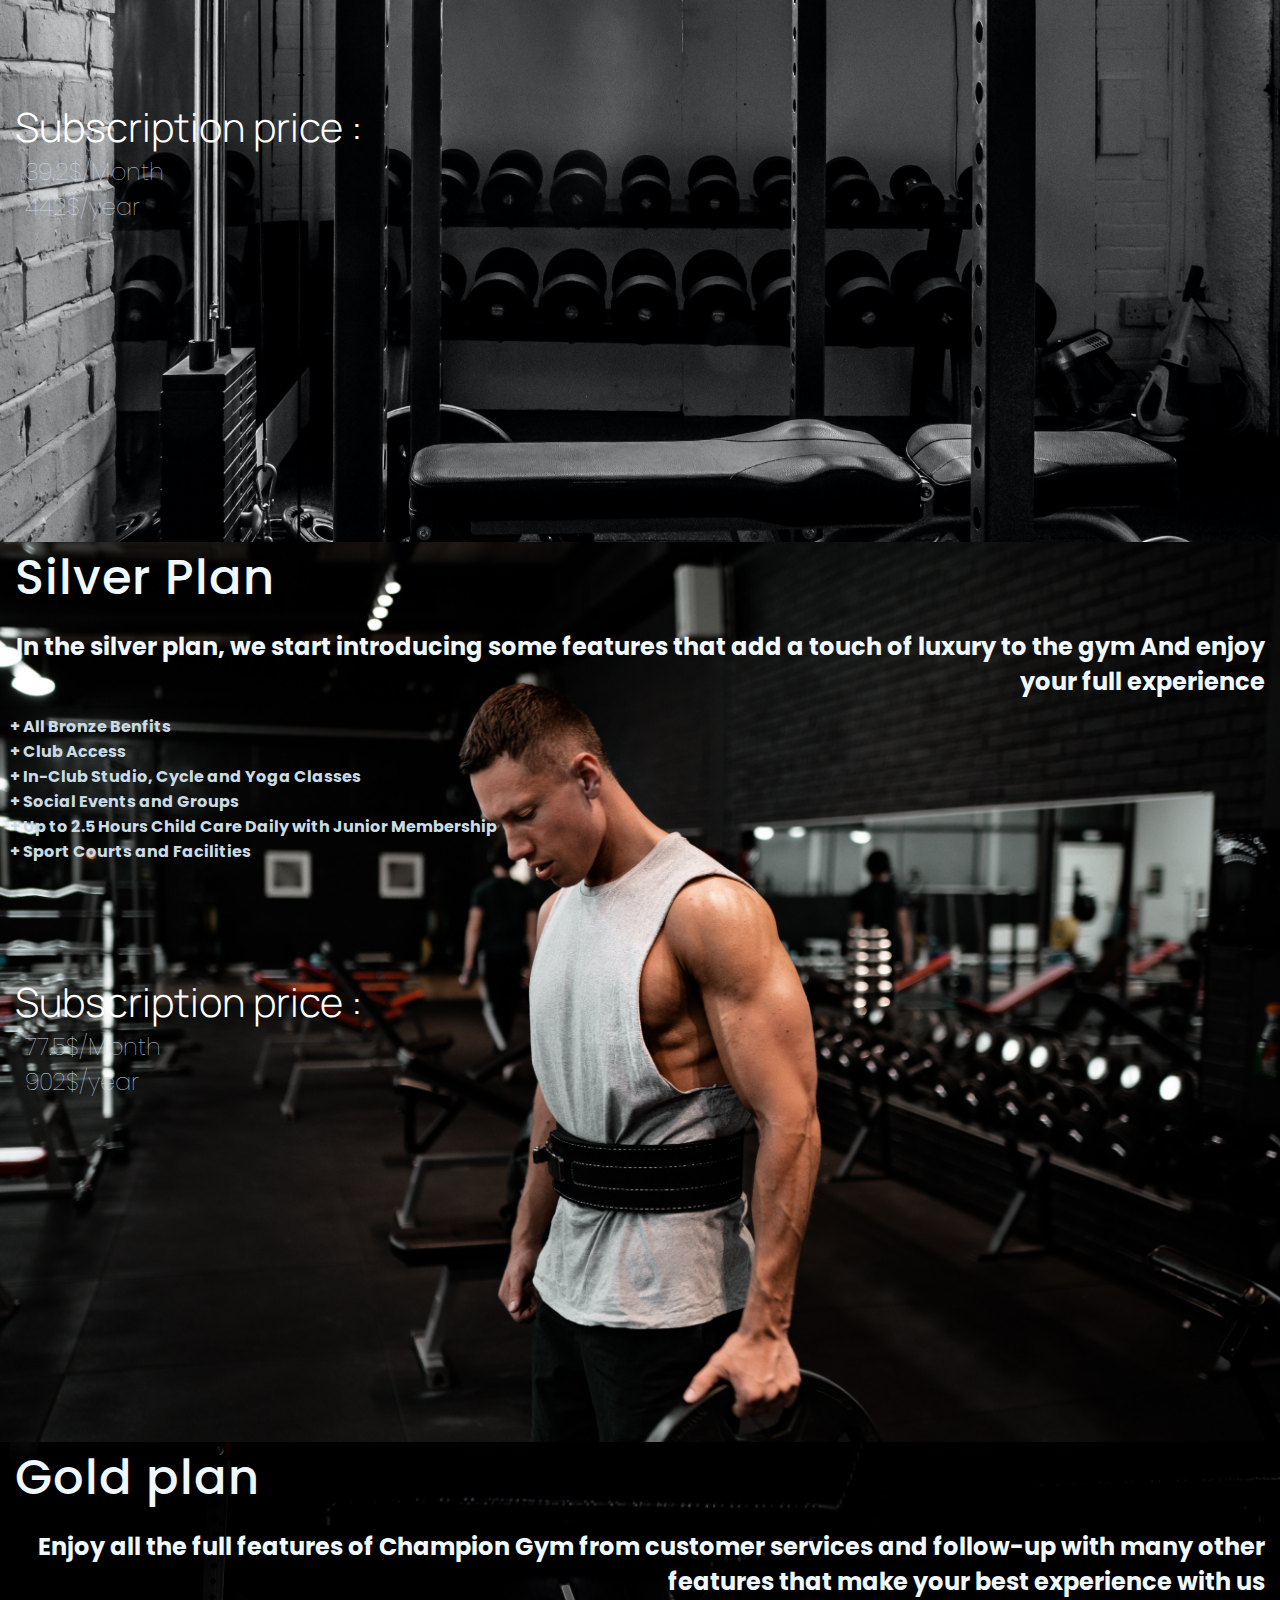
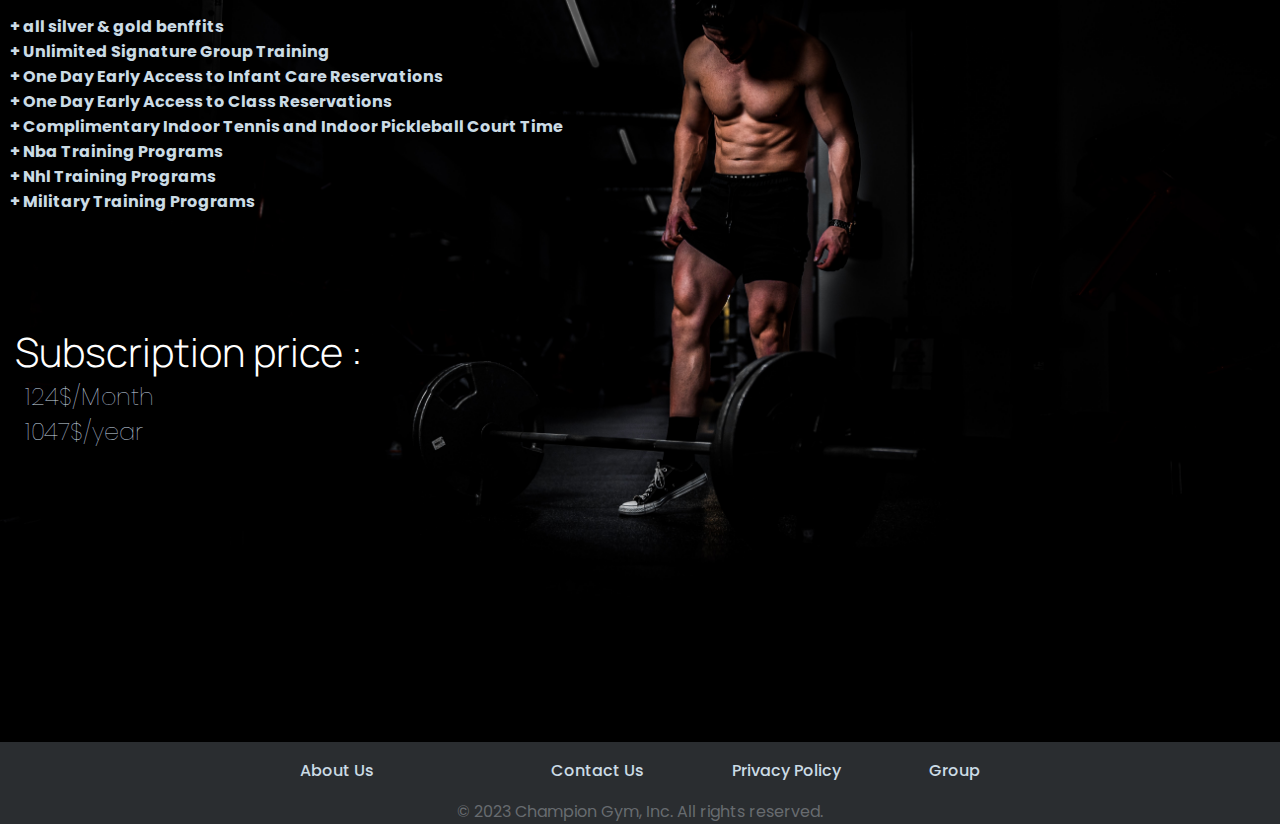
<file: membership.html>
<!DOCTYPE html>
<html lang="en">
<head>
    <meta charset="UTF-8">
    <meta name="viewport" content="width=device-width, initial-scale=1.0">
    <link rel="stylesheet" href="https://cdnjs.cloudflare.com/ajax/libs/font-awesome/6.0.0/css/all.min.css">
    <link rel="stylesheet" href="membership.css">
    <title>Membership</title>
</head>
<body>
    <Header>
        <a class="logo" href="index.html">
            <img src="images/Logo.png">
        </a>
        <Nav>
            <ul class="nav_links">
                <li><a href="Find Us.html">Find Us</a></li>
                <li><a href="workout.html">Workout Tips</a></li>
                <li><a href="Gear Shop.html">Gear Shop</a></li>
                <li><a href="Other Services.html">Other Services</a></li>
                <li><a href="membership.html">Membership</a></li>
            </ul>
        </Nav>
            <a class="reg" href="Join Us.html"><button>Join Us</button></a>
    </Header>
    <section class="intro">
<div class="text">
<h1>Membership plans</h1>
<br>
<h3>Because you always deserve the best</h3>
<h3>We have divided your membership cards into</h3>
<h3>four types</h3> 
</div>
    </section>

    <section class="cards" id="services">
        <h2 class="title">Plans</h2>
        <div class="content">
            <div class="card">
                <div class="icon">
                    <i class='fas fa-chess-bishop'></i>
                </div>
                <div class="info">
                    <h3>Bronze</h3>
                    <p>To always stay fit and meet your daily exercise needs</p>
                    <a class="details"
                    href="#Bronze">details</a>
                </div>
            </div>
            <div class="card">
                <div class="icon">
                    <i class='fas fa-chess-queen'></i>
                </div>
                <div class="info">
                    <h3>Silver</h3>
                    <p>Sometimes we cannot do everything ourselves, and here we are to help you and organize your sports life</p>
                    <a class="details"
                    href="#silver">details</a>
                </div>
            </div>
            <div class="card">
                <div class="icon">
                    <i class='fas fa-chess-king'></i>
                </div>
                <div class="info">
                    <h3>Gold</h3>
                    <p>There is no need to talk, because you are like a king who can do whatever he wants in his castle and enjoy everything in it</p>
                    <a class="details"
                    href="#gold">details</a>
                </div>
            </div>
        </div>
    </section>
<section class="bronze">
    <div>
<h1 class="bronzy"  id = "Bronze">Bronze plan</h1>
<h2 class="bronzee">In the Bronze plan, you can access the gym, including gym equipment and cardio equipment, with a little help from our best trainers. </h2>
<div class="adv">
<h4>+ Gym equipment</h4>
<h4>+ Cardio gym</h4>
<h4>+ A coach to help you perform the correct exercises</h4>
<h4>+ Virtual Training</h4>
<h4>+ Weight Loss Programs</h4>
<h4>+ Nutritional and Equipment Discounts</h4>
<h4>+ Meditation Programs</h4>
</div>
<Div class="subs">
    <h3 class="sub">Subscription price : </h3>
    <h4 class="price">39.2$/Month</h4>
    <h4 class="price" >442$/year</h4>
</Div>

    </div>




</section>
<section class="Silver" id = "silver">
    <div>
<h1 class="silvery">Silver Plan</h1>
<h2 class="bronzee">In the silver plan, we start introducing some features that add a touch of luxury to the gym And enjoy your full experience </h2>
<div class="adv">
<h4>+ All Bronze Benfits</h4>
<h4>+ Club Access</h4>
<h4>+ In-Club Studio, Cycle and Yoga Classes</h4>
<h4>+ Social Events and Groups</h4>
<h4>+ Up to 2.5 Hours Child Care Daily with Junior Membership</h4>
<h4>+ Sport Courts and Facilities</h4>

</div>
<Div class="subs" >
    <h3 class="sub">Subscription price : </h3>
    <h4 class="price">77.5$/Month</h4>
    <h4 class="price" >902$/year</h4>
</Div>

    </div>




</section>
<section class="gold" id = "gold">
    <div>
<h1 class="bronzy">Gold plan</h1>
<h2 class="bronzee">Enjoy all the full features of Champion Gym from customer services and follow-up with many other features that make your best experience with us</h2>
<div class="adv">
<h4>+ all silver & gold benffits</h4>
<h4>+ Unlimited Signature Group Training</h4>
<h4>+ One Day Early Access to Infant Care Reservations</h4>
<h4>+ One Day Early Access to Class Reservations</h4>
<h4>+ Complimentary Indoor Tennis and Indoor Pickleball Court Time</h4>
<h4>+ Nba Training Programs</h4>
<h4>+ Nhl Training Programs</h4>
<h4>+ Military Training Programs</h4>
</div>
<Div class="subs">
    <h3 class="sub">Subscription price : </h3>
    <h4 class="price">124$/Month</h4>
    <h4 class="price" >1047$/year</h4>
</Div>
</div>
</section>
<footer class="footer">
    <a href="About Us.html">About Us</a> <br>
<a href="contactus.html">Contact Us</a>
<a href="Privacy Policy.html">Privacy Policy</a>
    <a href="Group.html">Group</a>
</footer>
<div class="copy">
<p>© 2023 Champion Gym, Inc. All rights reserved.</p>
</div>
   
</body>
</html>
</file>
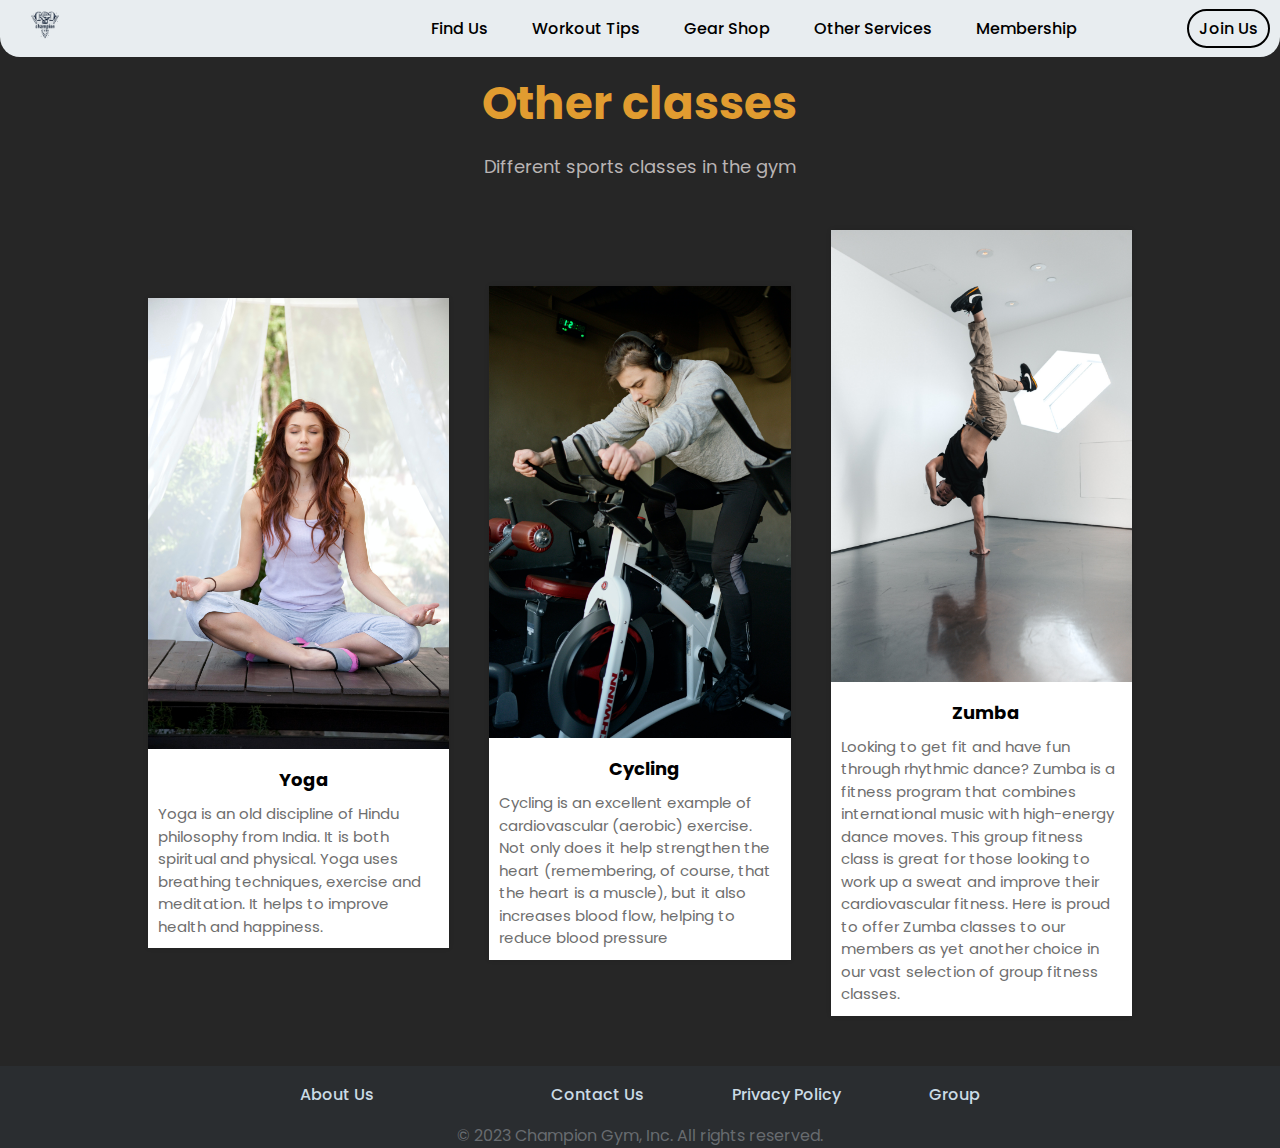
<file: Other Services.html>
<!DOCTYPE html>
<html>
 <head>
    <meta charset="UTF-8" />
    <meta name="viewport" content="width=device-width, initial-scale=1.0" />
    <title>Other Services</title>
    <link rel="stylesheet" type="text/css" href="Other Services.css" />
 </head>  
 <body>
      <Header>
        <a class="logo" href="index.html">
            <img src="images/Logo.png">
        </a>
        <Nav>
            <ul class="nav_links">
                <li><a href="Find Us.html">Find Us</a></li>
                <li><a href="workout.html">Workout Tips</a></li>
                <li><a href="Gear Shop.html">Gear Shop</a></li>
                <li><a href="Other Services.html">Other Services</a></li>
                <li><a href="membership.html">Membership</a></li>
            </ul>
        </Nav>
            <a class="reg" href="Join Us.html"><button>Join Us</button></a>
    </Header>
        <div class="container">
          <div class="row">
            <div class="header">
              <h1>Other classes</h1>
              <p>Different sports classes in the gym</p>
            </div>
            <div class="content">
              <div class="card">
                <img src="images/yoga.jpg" alt="" />
                <h4><center>Yoga</center></h4>
                <p>
                  Yoga is an old discipline of Hindu philosophy from India. It is
                  both spiritual and physical. Yoga uses breathing techniques,
                  exercise and meditation. It helps to improve health and happiness.
                </p>
              </div>
              <div class="card">
                <img src="images/Cycling.jpg" alt="" />
                <h4><center>Cycling</center></h4>
                <p>
                  Cycling is an excellent example of cardiovascular (aerobic)
                  exercise. Not only does it help strengthen the heart (remembering,
                  of course, that the heart is a muscle), but it also increases
                  blood flow, helping to reduce blood pressure
                </p>
              </div>
              <div class="card">
                <img src="images/zumba.jpg"" />
                <h4><center>Zumba</center></h4>
                <p>
                  Looking to get fit and have fun through rhythmic dance? Zumba is a
                  fitness program that combines international music with high-energy
                  dance moves. This group fitness class is great for those looking
                  to work up a sweat and improve their cardiovascular fitness. Here
                  is proud to offer Zumba classes to our members as yet another
                  choice in our vast selection of group fitness classes.
                </p>
              </div>
            </div>
          </div>
        </div>
        <footer class="footer">
          <a href="About Us.html">About Us</a> <br>
      <a href=".html">Contact Us</a>
      <a href="Privacy Policy.html">Privacy Policy</a>
          <a href="Group.html">Group</a>
      </footer>
      <div class="copy">
      <p>© 2023 Champion Gym, Inc. All rights reserved.</p>
      </div>
 </body>
</html>
</file>
<file: About Us.css>
@import url("https://fonts.googleapis.com/css2?family=Noto+Sans+Linear+A&family=Poppins:ital,wght@0,100;0,200;0,300;0,400;0,500;0,600;1,100;1,200;1,300;1,400;1,500;1,600&display=swap");
@import url("https://fonts.googleapis.com/css2?family=Manrope:wght@400;500;600;700;800&display=swap");

* {
  font-family: "Poppins", sans-serif;
  margin: 0;
  padding: 0;
  box-sizing: border-box;
  scroll-behavior: smooth;
}

  li, a, button{
    font-family:'Poppins', sans-serif;
    font-weight: 500;
    font-size: 16px;
    color: rgb(0, 0, 0);
    text-decoration: none;
    }
    
    header{
        background-color: #e8edf0;
        width: 100%;
        position: fixed;
        z-index: 999;
        display: flex;
        justify-content: space-between;
        align-items: center;
        padding: 10px, 200px;
        border-bottom-left-radius: 20px;
        border-bottom-right-radius: 20px;
    }
    
    .logo img {
        cursor: pointer;
        width: 50px;
        font-size: 50px;
        margin-bottom: 0;
        margin-left: 20px;
        }
    
    .nav_links {
    list-style: none;
    }
    
    .nav_links li {
    display: inline-block;
    padding: 0px 20px
    }
    
    .nav_links li a:hover{
    color: rgb(119, 125, 125);
    }
    
    .reg button {
    color: rgb(0, 0, 0);
    padding: 5px 10px;
    border: 2px solid rgb(0, 0, 0);
    border-radius: 50px;
    cursor: pointer;
    background: none;
    margin-right: 10px;
    font-size: 16px;
    transition: 0.4s;
    
    }
    
    .reg :hover{
        color: whitesmoke;
      
    }
    
    .reg {
    margin-left: -250px;
    }
p{
    font-size: 20px;
}

.section {
    padding: 30px 0 20px 70px;
    box-sizing: border-box;
    background-image: url("https://images.unsplash.com/photo-1633394782240-f81aba3f850d?q=80&w=1887&auto=format&fit=crop&ixlib=rb-4.0.3&ixid=M3wxMjA3fDB8MHxwaG90by1wYWdlfHx8fGVufDB8fHx8fA%3D%3D");
    background-repeat: no-repeat;
    background-size: cover;
    color:#ffffff
}

.test {
    font-size: 40px;
    font-family: "Poppins", sans-serif;
}

.test4 {
    font-size: 35px;
    font-family: "Poppins", sans-serif;
}

.top{
    padding: 0 500px 0 70px;
    box-sizing: border-box;
    font-family: "Poppins", sans-serif;
}

.test {
    padding: 30px  0 20px 70px;
    font-family: "Poppins", sans-serif;
}

.test4{
    padding: 20px 0 20px 0;
    font-family: "Poppins", sans-serif;
}

.container {
  display: grid;
  place-items: center;
  margin-inline: 1.5rem;
  padding-block: 5rem;
  font-family: "Poppins", sans-serif;
}
.title__container{
  display: flex;
  justify-content: center;
  font-size: 3.5em;
  color: #2a2d30;
  font-weight: 800;
  margin-bottom: 30px;
  font-family: "Poppins", sans-serif;
}

.card__container {
  display: flex;
  justify-content: center;
  flex-direction: row;
  flex-wrap: wrap;
  
}

.card__artical {
  position: relative;
  overflow: hidden;
  margin-left: 20px;
}

.card__image {
width: 328px;
border-radius: 1.5rem;
}

.card__data {
  width: 280px;
  font-family:'Poppins', sans-serif;
  background-color:#cbdbe5;
  padding: 1.5rem 2rem;
  box-shadow: 0 8px 24px hsla(0, 0%, 0%, .15);
  border-radius: 1rem;
  position: absolute;
  bottom: -9rem;
  left: 0;
  right: 0;
  margin-inline: auto;
  opacity: 0;
  transition: opacity 1s 1s;
}

.card__description {
  display: block;
  font-size: var(--small-font-size);
  margin-bottom: .25rem;
  font-family: "Poppins", sans-serif;
}

.card__title {
  font-size: var(--h2-font-size);
  font-weight: 500;
  color: black;
  margin-bottom: .75rem;
  font-family: "Poppins", sans-serif;
}

.card__botton {
  text-decoration: none;
  font-size: var(--small-font-size);
  font-weight: 500;
  color:rgb(50, 125, 230);
  font-family: "Poppins", sans-serif;
}

.card__botton:hover{
  text-decoration: underline;
}

.card__artical:hover .card__data{
  animation: show-data 1s forwards;
  opacity: 1;
  transition: opacity .3s;
}

.card__artical:hover{
  animation: remove-overflow 2s forwards;
}

.card__artical:not(:hover){
  animation: show-overflow 2s forwards;
}

.card__artical:not(:hover) .card__data{
  animation: remove-data 1s forwards;
}

@keyframes show-data{
  50%{
    transform: translateY(-10rem);
  }
  100%{
    transform: translateY(-7rem);
  }
}

@keyframes  remove-overflow{
  to{
    overflow: initial;
  }
}

@keyframes remove-data{
  0%{
    transform: translateY(-7rem);
  }
  50%{
    transform: translateY(-10rem);
  }
  100%{
    transform: translateY(.5rem);
  }
}

@keyframes show-overflow{
  0%{
    overflow: initial;
    pointer-events: none;
  }
  50%{
    overflow: hidden;
  }
}

@media screen and (max-width: 340px){
  .container{
    margin-inline: 1rem;
  }
  .card__data {
    width: 250px;
    padding: 1rem;
  }
}

@media screen and(min-width: 768px){
  .card__container{
    grid-template-columns: repeat(2, 1fr);
    row-gap: 1.5rem;
  }
  
}

@media screen and(min-width: 1120px){
  .container{
    height: 100vh;
   
  }

  .card__container{
    grid-template-rows: repeat(3, 1fr);
  }
  .card__image{
    width: 348px;
  }
  .card__data{
    width: 316px;
    padding-inline: 2.5rem;
  }
}


footer {
  background-color: #2a2d30;
  padding: 1em 300px;
  display: flex;
  text-align: center;
  text-decoration: none;
  color: #525558;
  justify-content: space-between;
}
.footer a {
  text-decoration: none;
  color: #cbdbe5;
  justify-content: center;
}

.footer a:hover {
  color: rgb(255, 255, 255);
}

.copy {
  background-color: #2a2d30;
  text-align: center;
  text-decoration: none;
  color: #676b6f;
}
</file>
<file: Contact Us.css>
@import url("https://fonts.googleapis.com/css2?family=Noto+Sans+Linear+A&family=Poppins:ital,wght@0,100;0,200;0,300;0,400;0,500;0,600;1,100;1,200;1,300;1,400;1,500;1,600&display=swap");
@import url("https://fonts.googleapis.com/css2?family=Manrope:wght@400;500;600;700;800&display=swap");


* {
    padding: 0;
    margin: 0;
    box-sizing: 0;
    font-family: 'Josefin Sans', sans-serif;
    font-family: 'Poppins', sans-serif;
}


li,
a,
button {
    font-family: 'Poppins', sans-serif;
    font-weight: 500;
    font-size: 16px;
    color: rgb(0, 0, 0);
    text-decoration: none;
}

header {
    background-color: #e8edf0;
    width: 100%;
    position: fixed;
    z-index: 999;
    display: flex;
    justify-content: space-between;
    align-items: center;
    padding: 10px, 200px;
    border-bottom-left-radius: 20px;
    border-bottom-right-radius: 20px;
}

.logo img {
    cursor: pointer;
    width: 50px;
    font-size: 50px;
    margin-bottom: 0;
    margin-left: 20px;
}

.nav_links {
    list-style: none;
}

.nav_links li {
    display: inline-block;
    padding: 0px 20px
}

.nav_links li a:hover {
    color: rgb(119, 125, 125);
}

.reg button {
    color: rgb(0, 0, 0);
    padding: 5px 10px;
    border: 2px solid rgb(0, 0, 0);
    border-radius: 50px;
    cursor: pointer;
    background: none;
    margin-right: 10px;
    font-size: 16px;
    transition: 0.4s;

}

.reg :hover {
    color: whitesmoke;

}

.reg {
    margin-left: -250px;
}


section {
    padding: 40px 15%;
}

.contact {
    /* background: #101010; */
    background-image: url(images/hero-bg.jpg);
    background-repeat: no-repeat;
    background-size: cover;
    /* background-position: 0%; */
    height: 100%;
    width: 100%;
    min-height: 100vh;
    display: grid;
    grid-template-columns: repeat(2, 2fr);
    align-items: center;
    grid-gap: 6rem;
}

.contact-img img {
    max-width: 100%;
    width: 720px;
    height: auto;
    border-radius: 10px;
}

.contact-form h1 {
    font-size: 80px;
    color: #fff;
    margin-bottom: 20px;
}

span {
    color: #f9004d;
}

.contact-form p {
    color: #c6c9d8bf;
    letter-spacing: 1px;
    line-height: 26px;
    font-size: 1.1rem;
    margin-bottom: 3.8rem;
}

.contact-form form {
    position: relative;
}

.contact-form form input,
form textarea {
    width: 100%;
    padding: 17px;
    border: none;
    outline: none;
    background: #191919;
    color: #fff;
    font-size: 1.1rem;
    margin-bottom: 0.7rem;
    border-radius: 10px;
    background-color: white;
    margin-left: 300px;
}

.contact-form textarea {
    resize: none;
    height: 200px;
    color: wheat;
}

.contact-form .btn {
    display: inline-block;
    background: grey;
    font-size: 1.1rem;
    letter-spacing: 1px;
    text-transform: uppercase;
    font-weight: 600;
    border: 2px solid transparent;
    border-radius: 10px;
    width: 220px;
    transition: ease 2s;
    cursor: pointer;
}

/*.content-form*/
.btn:hover {
    border: 2px solid #f9004d;
    background: transparent;
    transform: scale(1.1);
    color: gold;
}

@media (max-width: 1570px) {
    section {
        padding: 80px 3%;
        transition: .2s;
    }

    .contact-form h1 {
        font-size: 60px;
    }

    .contact-form p {
        margin-bottom: 3rem;
    }
}

@media (max-width: 1090px) {
    .contact {
        grid-gap: 2rem;
        transition: .3s;
    }
}


@media (max-width: 1000px) {
    .contact {
        grid-template-columns: 1fr;
    }

    .contact-form {
        order: 2;
    }

    .contact-img img {
        max-width: 100%;
        width: 100%;
        height: auto;
        text-align: center;
        margin-bottom: 30px;
    }
}

/* Footer */

footer {
    background-color: #2a2d30;
    color: #ffffff;
    padding: 1em 300px;
    display: flex;
    text-align: center;
    text-decoration: none;
    color: #525558;
    justify-content: space-between;
}

.footer a {
    text-decoration: none;
    color: #cbdbe5;
    justify-content: center;
}

.footer a:hover {
    color: rgb(255, 255, 255);
}

.copy {
    background-color: #2a2d30;
    color: #ffffff;

    text-align: center;
    text-decoration: none;
    color: #676b6f;
}
</file>
<file: css/style.css>
@import url("https://fonts.googleapis.com/css2?family=Noto+Sans+Linear+A&family=Poppins:ital,wght@0,100;0,200;0,300;0,400;0,500;0,600;1,100;1,200;1,300;1,400;1,500;1,600&display=swap");
@import url("https://fonts.googleapis.com/css2?family=Manrope:wght@400;500;600;700;800&display=swap");

* {
    font-family: "Poppins", sans-serif;
    margin: 0;
    padding: 0;
    box-sizing: border-box;
    scroll-behavior: smooth;
}

body {
    background-image: url(https://images.unsplash.com/photo-1540496905036-5937c10647cc?q=80&w=1470&auto=format&fit=crop&ixlib=rb-4.0.3&ixid=M3wxMjA3fDB8MHxwaG90by1wYWdlfHx8fGVufDB8fHx8fA%3D%3D);
    background-repeat: no-repeat;
    background-position: center;
    background-size: cover;
    background-attachment: fixed;

}

/*======================================
        ||   Start Contact || 
=========================================*/

li,
a,
button {
    font-family: 'Poppins', sans-serif;
    font-weight: 500;
    font-size: 16px;
    color: rgb(0, 0, 0);
    text-decoration: none;
}

header {
    background-color: #e8edf0;
    width: 100%;
    position: fixed;
    z-index: 999;
    display: flex;
    justify-content: space-between;
    align-items: center;
    padding: 10px, 200px;
    border-bottom-left-radius: 20px;
    border-bottom-right-radius: 20px;
}

.logo img {
    cursor: pointer;
    width: 50px;
    font-size: 50px;
    margin-bottom: 0;
    margin-left: 20px;
}

.nav_links {
    list-style: none;
    margin-top: 15px;
}

.nav_links li {
    display: inline-block;
    padding: 0px 20px
}

.nav_links li a:hover {
    color: rgb(119, 125, 125);
}

.reg button {
    color: rgb(0, 0, 0);
    padding: 5px 10px;
    border: 2px solid rgb(0, 0, 0);
    border-radius: 50px;
    cursor: pointer;
    background: none;
    margin-right: 10px;
    font-size: 16px;
    transition: 0.4s;

}

.reg :hover {
    color: whitesmoke;

}

.reg {
    margin-left: -250px;
}


.contact h2 {
    position: relative;
}

.contact h2:before {
    content: " ";
    width: 25%;
    height: 4px;
    background-color: #0078ff;
    position: absolute;
    top: 100%;
    left: 0;
}

.contact .overlay form button:hover {
    border: 1px solid rgb(90, 90, 90);
    background-color: rgba(0, 120, 255, 0.7);
    ;
}

.contact ul li .icon-contact {
    border: 5px solid #ffffff;
    box-shadow: 0 0 0 5px #0078ff;
    border-radius: 50%;

}

.contact ul li .icon-contact:hover {
    transition: all 500ms ease;
    color: #fff;
    background-color: #0078ff;
    border: 5px solid #0078ff;
    border-radius: 50%;
    box-shadow: 0 0 0 10px #cde1f8;
}

/*======================================
        ||   End Contact || 
=========================================*/
.back-to-top {
    width: 50px;
    height: 50px;
    position: absolute;
    top: 90%;
    left: 90%;
}



footer {
    background-color: #2a2d30;
    padding: 1em 300px;
    display: flex;
    text-align: center;
    text-decoration: none;
    color: #525558;
    justify-content: space-between;
}

.footer a {
    text-decoration: none;
    color: #cbdbe5;
    justify-content: center;
}

.footer a:hover {
    color: rgb(255, 255, 255);
}

.copy {
    background-color: #2a2d30;
    text-align: center;
    text-decoration: none;
    color: #676b6f;
}
</file>
<file: Gear Shop.css>
@import url("https://fonts.googleapis.com/css2?family=Noto+Sans+Linear+A&family=Poppins:ital,wght@0,100;0,200;0,300;0,400;0,500;0,600;1,100;1,200;1,300;1,400;1,500;1,600&display=swap");
@import url("https://fonts.googleapis.com/css2?family=Manrope:wght@400;500;600;700;800&display=swap");
* {
  font-family: "Poppins", sans-serif;
  margin: 0;
  padding: 0;
  /* box-sizing: border-box; */
  /* scroll-behavior: smooth; */
}

body
{
  height: 100%;
  background-color: #262626;
}


li, a, button{
  font-family:'Poppins', sans-serif;
  font-weight: 500;
  font-size: 16px;
  color: rgb(0, 0, 0);
  text-decoration: none;
  }
  
  header{
      background-color: #e8edf0;
      width: 100%;
      position: fixed;
      z-index: 999;
      display: flex;
      justify-content: space-between;
      align-items: center;
      padding: 10px, 200px;
      border-bottom-left-radius: 20px;
      border-bottom-right-radius: 20px;
  }
  
  .logo img {
      cursor: pointer;
      width: 50px;
      font-size: 50px;
      margin-bottom: 0;
      margin-left: 20px;
      }
  
  .nav_links {
  list-style: none;
  }
  
  .nav_links li {
  display: inline-block;
  padding: 0px 20px
  }
  
  .nav_links li a:hover{
  color: rgb(119, 125, 125);
  }
  
  .reg button {
  color: rgb(0, 0, 0);
  padding: 5px 10px;
  border: 2px solid rgb(0, 0, 0);
  border-radius: 50px;
  cursor: pointer;
  background: none;
  margin-right: 10px;
  font-size: 16px;
  transition: 0.4s;
  
  }
  
  .reg :hover{
      color: whitesmoke;
    
  }
  
  .reg {
  margin-left: -250px;
  }

.categories
{
margin-top: 30px;
}

.categories a
{
  display: block;
  padding: 15px;
  font-size: 20px;
  color: black;
}

.categories a:hover
{
  color: #f63e4e;
}


/* Content */

.content
{
  background-image: url(images/shop.jpg);
  background-size: cover;
  background-repeat: no-repeat;
  padding: 0 5%;
  display: flex;
  flex-direction: column;
  justify-content: center;
  align-items: flex-start;
  color: #424144;
  height: 100vh;
}

.content h1 
{
  font-size: 40px;
}

.content p
{
  font-size: 20px;
  margin-top: 20px;
}


.content button
{
  margin-top: 30px;
  padding: 15px 30px;
  border: none;
  background: #f63e4e;
  color: white;
  font-size: 20px;
  border-radius: 5px;
  cursor: pointer;
}

.pheading
{
  text-align: center;
    margin: 50px 0;
    color: #b0afc0;
    font-size: 40px;
    border-bottom: 9px solid red;
    width: fit-content;
    border-radius: 20px;
    margin: 0 auto;
    margin-bottom: 15px;
}

 

/* Products */

.sec 
{
  padding: 10px 5%;
  
}

a
{
  text-decoration: none;
  color: #424144;
}

.products
{
  display: grid;
  grid-template-columns: repeat(auto-fit, minmax(320px, 1fr));
}

.products .card
{
  width: 310px;
  background-color: #f5f5f5;
  box-shadow: 0 10px 20px rgba(0, 0, 0, 0.3);
  border-radius: 5px;
  padding: 5px;
  margin-bottom: 20px;
}

.products .card img
{
  height: 250px;
  width: 100%;
}

.products .card .desc
{
  padding: 5px 20px;
  opacity: 0.8;
}

.products .card .title
{
  font-weight: 900;
  font-size: 20px;
  color: #424144;
  padding: 0 20px;
}

.products .card .box
{
  display: flex;
  justify-content: space-between;
  align-items: center;
  padding: 20px;
}

.products .card .box .price
{
  font-size: 13px;
  color: #f63e4e;
  font-size: 20px;
  font-weight: bold;
}

.products .card .box .btn
{
  font-size: 13px;
  color: #f63e4e;
  padding: 10px 18px;
  font-weight: 900;
  border: 1px solid#f63e4e;
  border-radius: 20px;
} 

.products .card .box .btn:hover
{
  cursor: pointer;
  background-color: #f63e4e;
  color: white;
}



.footer
{
  background-color: #2a2d30;
  color: #ffffff;
  padding: 1em 300px;
  display: flex;
  text-align: center;
  text-decoration: none;
  color: #525558;
  justify-content: space-between;
  
}

.footer a
{
  color: #ffffff;

}

.copy {
  background-color: #2a2d30;
  color: #ffffff;
  text-align: center;
  text-decoration: none;
  color: #676b6f;
}
</file>
<file: Group.css>
@import url('https://fonts.googleapis.com/css2?family=Noto+Sans+Linear+A&family=Poppins:ital,wght@0,100;0,200;0,300;0,400;0,500;0,600;1,100;1,200;1,300;1,400;1,500;1,600&display=swap');
@import url('https://fonts.googleapis.com/css2?family=Manrope:wght@400;500;600;700;800&display=swap');
*{
margin: 0;
font-family:'Poppins', sans-serif; ;
padding: 0;
box-sizing: border-box;
}

html{
    background-image: url("images/3.jpg");
    background-size:cover;
    background-repeat: no-repeat;
    background-attachment:scroll;
}


li, a, button{
    font-family:'Poppins', sans-serif;
    font-weight: 500;
    font-size: 16px;
    color: rgb(0, 0, 0);
    text-decoration: none;
    }
    
    header{
        background-color: #e8edf0;
        width: 100%;
        position: fixed;
        z-index: 999;
        display: flex;
        justify-content: space-between;
        align-items: center;
        padding: 10px, 200px;
        border-bottom-left-radius: 20px;
        border-bottom-right-radius: 20px;
    }
    
    .logo img {
        cursor: pointer;
        width: 50px;
        font-size: 50px;
        margin-bottom: 0;
        margin-left: 20px;
        }
    
    .nav_links {
    list-style: none;
    }
    
    .nav_links li {
    display: inline-block;
    padding: 0px 20px
    }
    
    .nav_links li a:hover{
    color: rgb(119, 125, 125);
    }
    
    .reg button {
    color: rgb(0, 0, 0);
    padding: 5px 10px;
    border: 2px solid rgb(0, 0, 0);
    border-radius: 50px;
    cursor: pointer;
    background: none;
    margin-right: 10px;
    font-size: 16px;
    transition: 0.4s;
    
    }
    
    .reg :hover{
        color: whitesmoke;
      
    }
    
    .reg {
    margin-left: -250px;
    }

    h1{
        font-family:Cambria, Cochin, Georgia, Times, 'Times New Roman', serif ;
        text-align: center;
        font-size: 40px;
        color: black ;    
    }


table{
    width: 100%;
    border-collapse: collapse;
    margin-top: 60px;
}
th, td{
    border: 2px solid rgb(255, 255, 255);
    padding: 0px;
    
}
th, tr{ 
    background-color: rgba(255, 255, 255, 0.496);
}

td
{
    padding: 20px;
}




table  li 
{
    list-style: none;
}

table a
{
    text-decoration: none;
    color: rebeccapurple;
}

a:hover
{
    color: red;
}  


footer {
    background-color: #2a2d30;
    color: #ffffff;
    padding: 1em 300px;
    display: flex;
    text-align: center;
    text-decoration: none;
    color: #525558;
    justify-content: space-between;
  }
  .footer a {
    text-decoration: none;
    color: #cbdbe5;
    justify-content: center;
  }
  
  .footer a:hover {
    color: rgb(255, 255, 255);
  }
  
  .copy {
    background-color: #2a2d30;
    color: #ffffff;
  
    text-align: center;
    text-decoration: none;
    color: #676b6f;
  }
</file>
<file: Join Us.css>
@import url('https://fonts.googleapis.com/css2?family=Noto+Sans+Linear+A&family=Poppins:ital,wght@0,100;0,200;0,300;0,400;0,500;0,600;1,100;1,200;1,300;1,400;1,500;1,600&display=swap');
@import url('https://fonts.googleapis.com/css2?family=Manrope:wght@400;500;600;700;800&display=swap');
*{
box-sizing: border-box;
font-family:'Poppins', sans-serif;
margin: 0;

}

body
{
    background-color: black;
}


li, a, button{
    font-family:'Poppins', sans-serif;
    font-weight: 500;
    font-size: 16px;
    color: rgb(0, 0, 0);
    text-decoration: none;
    }
    
    header {
        background-color: rgb(232, 237, 240);
        width: 100%;
        position: fixed;
        z-index: 999;
        display: flex;
        justify-content: space-between;
        align-items: center;
        border-bottom-left-radius: 20px;
        border-bottom-right-radius: 20px;
        margin-top: -2px;
    }
        
        .logo img {
        cursor: pointer;
        width: 50px;
        font-size: 50px;
        margin-bottom: 0;
        margin-left: 20px;
        }
    
    .nav_links {
    list-style: none;
    }
    
    .nav_links li {
    display: inline-block;
    padding: 0px 20px
    }
    
    .nav_links li a:hover{
    color: rgb(119, 125, 125);
    }
    
    .reg button {
    color: rgb(0, 0, 0);
    padding: 5px 20px;
    border: 2px solid rgb(0, 0, 0);
    border-radius: 50px;
    cursor: pointer;
    background: none;
    margin-right: 10px;
    font-size: 14px;
    transition: 0.4s;
    margin-bottom: 7px;
    
    }
    
    .reg :hover{
        color: whitesmoke;
      
    }
    
    .reg {
    margin-left: -250px;
    }
    
.sec {
    align-items: center;
    display: flex;
    justify-content: center;
    flex-direction: column;
    min-height: 100%;
    background-color: #000000;
   

    }

    .container {
        position: relative;
        max-width: 100%;
        background: rgb(0, 0, 0);
        width: 768px;
        min-height: 480px;
        border-radius: 10px;
        overflow: hidden;
        margin-top: 70px;
        margin-bottom: 20px;
        box-shadow: 0 14px 28px rgba(0,0,0,0.25),
                    0 10px 10px rgba(0,0,0,0.22)   
          
    }

.sign-in , .sign-up{
        position: absolute;
        top: 0;
        left: 0;
        height: 100%;
        transition: all 0.6s ease-in-out;
        }

.sign-up {
 width: 50%;
opacity: 0;
z-index: 1;
         }     
            
.sign-in {
width: 50%;
z-index: 2;
         } 

         form {
            background: rgb(241, 241, 241);
            display: flex;
            align-items: center;
            justify-content: center;
            flex-direction: column;
            padding: 0 50px;
            height: 100%;
            text-align: center;
         }   
         h1 {
            font-weight: bold;
            margin: 0;
            }
            p{
                font-size: 14px;
                font-weight: 300;
                line-height: 20px;
                letter-spacing: 0.5px;
                margin: 15px 0 20px;
            }
        
        input {
        background: #eee;
        padding: 12px 15px;
        margin: 8px 15px;
        width: 100%;
        border-radius: 20px;
        border: none;
        outline: none;
            }
        
        a{
        color: #333;
        font-size: 14px;
        text-decoration: none;
        margin: 15px , 0;
        }                         

        button {
            color: rgb(248, 248, 248);
            padding: 5px 40px;
            border: 1px solid rgb(87, 87, 87);
            background: #1b1b1b;
            border-radius: 50px;
            cursor: pointer;
            margin-top: 10px;
            font-size: 15px;
            letter-spacing: 0.2px;
            text-transform: uppercase;
            outline: none;
            transition: transform 80ms ease-in-out;
        }
button:active {
transform: scale(0.90);


}

#signin , #signUp {
background-color: transparent;
border: 2px solid whitesmoke;
}

.container.right-panal-active  .sign-in{
transform: translateX(100%);
}

.container.right-panal-active  .sign-up{
    transform: translateX(100%);
    opacity: 1;
    z-index: 5;
    }
.overlay-container {
position: absolute;
top: 0;
left: 50%;
width: 50%;
height: 100%;
overflow: hidden;
transition: transform 0.6 ease-in-out;
z-index: 100;
}

.container.right-panal-active .overlay-container{
transform: translateX(-100%);
}

.overlay{
position: relative;    
color: whitesmoke;
background: rgb(0, 0, 0);
left: -100%;
height: 100%;
width: 200%;
background-image: url(images/6.jpg);
background-size: cover;
transform: translateX(0);
transition: transform 0.6 ease-in-out;
}

.container.right-panal-active .overlay{
transform: translateX(50%);
}

.overlay-left , .overlay-right{
position: absolute;
display: flex;
align-items: center;
flex-direction: column;
justify-content: center;
padding: 0 40px;
text-align: center;
top: 0;
height: 100%;
width: 50%;
transform: translateX(0);
transition: transform 0.6 ease-in-out;

}

.overlay-left {
transform: translateX(-20%);
}

.overlay-right {
right: 0;
transform: translateX(0);
}

.container.right-panal-active .overlay-left {
transform: translateX(0);

}

.container.right-panal-active .overlay-right {
    transform: translateX(20%);
    
    }

.social-container {
margin: 20px 0;


}  

.social-container a {
    height: 40px;
    width: 40px;
    margin: 0 5px;
    display: inline-flex;
    justify-content: center;
    align-items: center;
    border: 2px solid black;
    border-radius: 50%;

    }  
  
    

/* Footer */

.footer1
{
    background-color: #2a2d30;
    height: 100%;
    margin-top: 210px;
}

footer {
    background-color: #2a2d30;
    color: #ffffff;
    padding: 1em 300px;
    display: flex;
    text-align: center;
    text-decoration: none;
    color: #525558;
    justify-content: space-between;
  }
  .footer a {
    text-decoration: none;
    color: #cbdbe5;
    justify-content: center;
  }
  
  .footer a:hover {
    color: rgb(255, 255, 255);
  }
  
  .copy {
    background-color: #2a2d30;
    color: #ffffff;
    text-align: center;
    text-decoration: none;
    color: #676b6f;
  }
</file>
<file: membership.css>
@import url('https://fonts.googleapis.com/css2?family=Noto+Sans+Linear+A&family=Poppins:ital,wght@0,100;0,200;0,300;0,400;0,500;0,600;1,100;1,200;1,300;1,400;1,500;1,600&display=swap');
@import url('https://fonts.googleapis.com/css2?family=Manrope:wght@400;500;600;700;800&display=swap');

*{
font-family:'Poppins', sans-serif;
margin: 0;
padding: 0;
box-sizing: border-box;
scroll-behavior: smooth;
}


li, a, button{
    font-family:'Poppins', sans-serif;
    font-weight: 500;
    font-size: 16px;
    color: rgb(0, 0, 0);
    text-decoration: none;
    }
    
    header{
        background-color: #e8edf0;
        width: 100%;
        position: fixed;
        z-index: 999;
        display: flex;
        justify-content: space-between;
        align-items: center;
        padding: 10px, 200px;
        border-bottom-left-radius: 20px;
        border-bottom-right-radius: 20px;
    }
    
    .logo img {
        cursor: pointer;
        width: 50px;
        font-size: 50px;
        margin-bottom: 0;
        margin-left: 20px;
        }
    
    .nav_links {
    list-style: none;
    }
    
    .nav_links li {
    display: inline-block;
    padding: 0px 20px
    }
    
    .nav_links li a:hover{
    color: rgb(119, 125, 125);
    }
    
    .reg button {
    color: rgb(0, 0, 0);
    padding: 5px 10px;
    border: 2px solid rgb(0, 0, 0);
    border-radius: 50px;
    cursor: pointer;
    background: none;
    margin-right: 10px;
    font-size: 16px;
    transition: 0.4s;
    
    }
    
    .reg :hover{
        color: whitesmoke;
      
    }
    
    .reg {
    margin-left: -250px;
    }

.intro {
padding: 150px  400px;
text-align: center;
width: 100%;
min-height: 100vh;
display: flex;
background: url(images/1.jpg) no-repeat;
background-size: cover;
background-position: center;
background-attachment: fixed;
}

.text h1{
color:#D7E7F2 ;
font-family: 'Manrope', sans-serif;
font-size: 3em;
font-weight: 500;
letter-spacing: 1px;
}

.text h3{
color: #CBDBE5;
font-family: 'Poppins', sans-serif;
}

.title {
display: flex;
justify-content: center;
font-size: 2.2em;
color:#2A2D30 ;
font-weight: 800;
margin-bottom: 30px;
}

.content {
display: flex;
justify-content: center;
flex-direction: row;
flex-wrap: wrap;

}

.card {
display: flex;
width: 20.25em;
background-color: rgb(233, 237, 241);
box-shadow: 0 5px 10px 0 rgba(1, 1, 1, 0.15);
border-radius: 15px;
padding: 25px;
margin: 15px;
text-align: center;
}

.card .icon {
    color: #000000;
    font-size: 2em;
}

.details {
    color: #000000;
text-decoration: none;
text-decoration-line: underline;
}

.bronze {
    padding: 50x  400px;
    text-align: right;
    width: 100%;
    min-height: 100vh;
    display: flex;
    background: url(images/3.jpg) no-repeat;
    background-size: cover;
    background-position: center;

    }

.bronzee {
color: aliceblue;
text-align:right;
padding: 15px;
}

.bronzy {
    color: aliceblue;
    text-align: left;
    font-size: 3em;
    font-weight: 500;
    letter-spacing: 1px;
    padding-left: 15px;
    }

    .adv {
        color: #CBDBE5;
        text-align: left;
        font-size: 1em;
        font-weight: 100;
        padding-left: 10px;
        }

.sub  {
    color: #ffffff;
    text-align: left;
    font-size: 2.5em;
    font-weight: 300;
    padding-left: 15px;
    padding-top: 20px;
    font-family:'Manrope', sans-serif;
    }

.price {
    color: #CBDBE5;
    text-align: left;
    font-size: 1.5em;
    font-weight: 100;
    padding-left: 25px;
    }
    
    .Silver {
        padding: 50x  400px;
        text-align: right;
        width: 100%;
        min-height: 100vh;
        display: flex;
        background: url(images/4.jpg) no-repeat;
        background-size: cover;
        background-position: center;
    }

.silvery {
            color: aliceblue;
            text-align: left;
            font-size: 3em;
            font-weight: 500;
            letter-spacing: 1px;
            padding-left: 15px;
}
.subs {
margin-top: 90px;


}

 
.gold {
    padding: 50x  400px;
    text-align: right;
    width: 100%;
    min-height: 100vh;
    display: flex;
    background: url(images/8.jpg) no-repeat;
    background-size: cover;
    background-position: center;
}

/* Footer */

footer {
    background-color: #2a2d30;
    color: #ffffff;
    padding: 1em 300px;
    display: flex;
    text-align: center;
    text-decoration: none;
    color: #525558;
    justify-content: space-between;
  }
  .footer a {
    text-decoration: none;
    color: #cbdbe5;
    justify-content: center;
  }
  
  .footer a:hover {
    color: rgb(255, 255, 255);
  }
  
  .copy {
    background-color: #2a2d30;
    color: #ffffff;
  
    text-align: center;
    text-decoration: none;
    color: #676b6f;
  }
</file>
<file: Other Services.css>
@import url("https://fonts.googleapis.com/css2?family=Noto+Sans+Linear+A&family=Poppins:ital,wght@0,100;0,200;0,300;0,400;0,500;0,600;1,100;1,200;1,300;1,400;1,500;1,600&display=swap");
@import url("https://fonts.googleapis.com/css2?family=Manrope:wght@400;500;600;700;800&display=swap");

* {
  font-family: "Poppins", sans-serif;
  margin: 0;
  padding: 0;
  box-sizing: border-box;
  scroll-behavior: smooth;
}

body {
  background-color: #262626;
}

li,
a,
button {
  font-family: 'Poppins', sans-serif;
  font-weight: 500;
  font-size: 16px;
  color: rgb(0, 0, 0);
  text-decoration: none;
}

header {
  background-color: #e8edf0;
  width: 100%;
  position: fixed;
  z-index: 999;
  display: flex;
  justify-content: space-between;
  align-items: center;
  padding: 10px, 200px;
  border-bottom-left-radius: 20px;
  border-bottom-right-radius: 20px;
}

.logo img {
  cursor: pointer;
  width: 50px;
  font-size: 50px;
  margin-bottom: 0;
  margin-left: 20px;
}

.nav_links {
  list-style: none;
}

.nav_links li {
  display: inline-block;
  padding: 0px 20px
}

.nav_links li a:hover {
  color: rgb(119, 125, 125);
}

.reg button {
  color: rgb(0, 0, 0);
  padding: 5px 10px;
  border: 2px solid rgb(0, 0, 0);
  border-radius: 50px;
  cursor: pointer;
  background: none;
  margin-right: 10px;
  font-size: 16px;
  transition: 0.4s;

}

.reg :hover {
  color: whitesmoke;

}

.reg {
  margin-left: -250px;
}

.container {
  width: 100%;
}

.container .row {
  width: 80%;
  margin: auto;
}

.container .row .header {
  width: 60%;
  text-align: center;
  margin: auto;
}

.container .row .header h1 {
  padding-top: 70px;
  font-size: 45px;
  color: #e19c30;
}

.container .row .header p {
  margin-top: 15px;
  font-size: 18px;
  line-height: 1.5;
  color: #b9b4b4;
}

.content {
  display: flex;
  justify-content: center;
  align-items: center;
  margin: auto;
}

.container .card {
  flex: 1;
  margin: 50px 20px;
  box-shadow: 0px 0px 5px 0px rgba(0, 0, 0, 0.1);
  background-color: #fff;
}

.container .card img {
  width: 100%;
  height: auto;
}

.container .card h4 {
  margin-top: 10px;
  margin-left: 10px;
  font-size: 18px;
}

.content .card p {
  font-size: 15px;
  color: #6e6e6e;
  line-height: 1.5;
  padding: 10px;
}



footer {
  background-color: #2a2d30;
  color: #ffffff;
  padding: 1em 300px;
  display: flex;
  text-align: center;
  text-decoration: none;
  color: #525558;
  justify-content: space-between;
}

.footer a {
  text-decoration: none;
  color: #cbdbe5;
  justify-content: center;
}

.footer a:hover {
  color: rgb(255, 255, 255);
}

.copy {
  background-color: #2a2d30;
  color: #ffffff;

  text-align: center;
  text-decoration: none;
  color: #676b6f;
}
</file>
